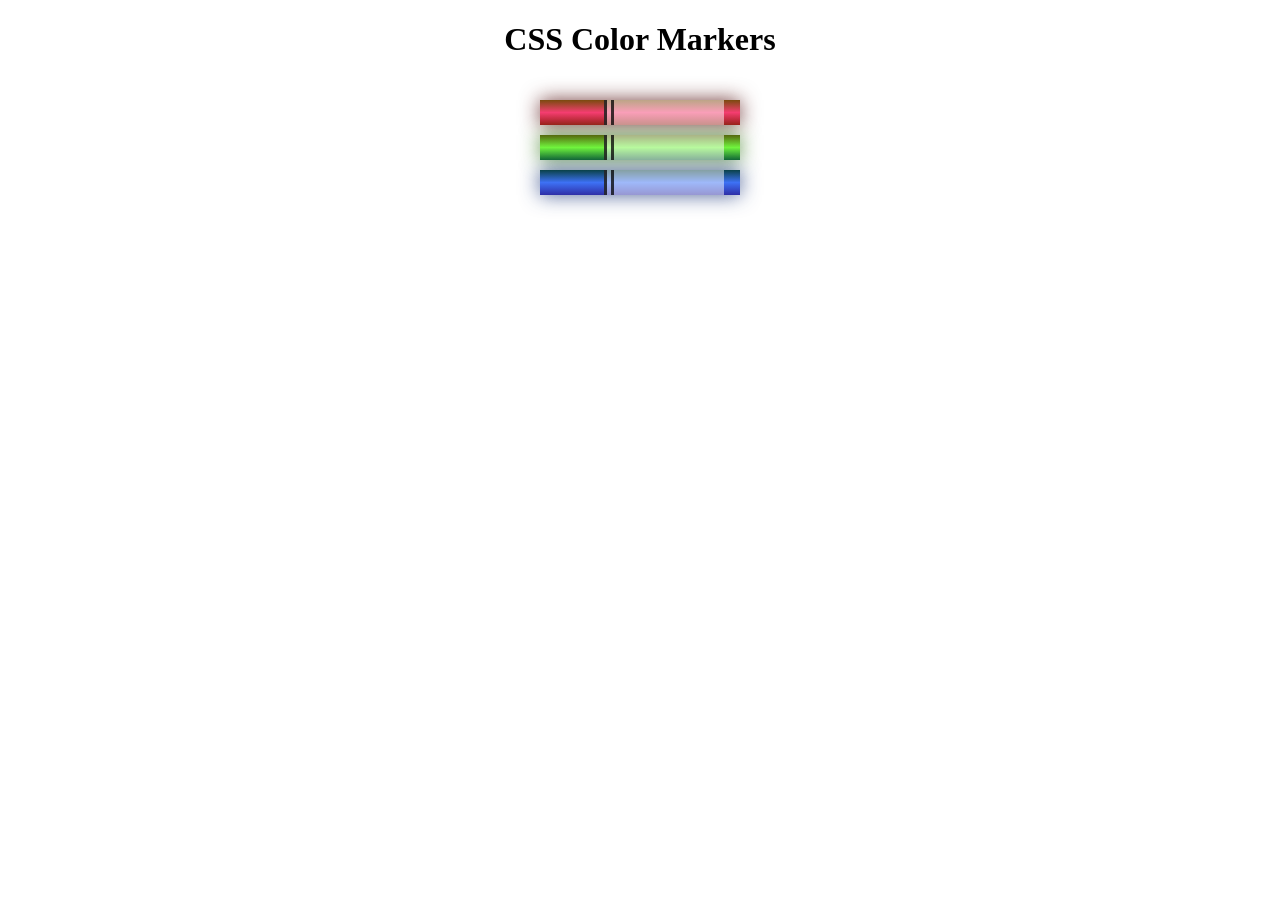
<file: Best_for_gradient_reference/Index.html>
<!DOCTYPE html>
<html lang="en">
  <head>
    <meta charset="utf-8">
    <meta name="viewport" content="width=device-width, initial-scale=1.0">
    <title>Colored Markers</title>
    <link rel="stylesheet" href="style.css">
  </head>
  <body>
    <h1>CSS Color Markers</h1>
    <div class="container">
      <div class="marker red">
        <div class="cap"></div>
        <div class="sleeve"></div>
      </div>
      <div class="marker green">
        <div class="cap"></div>
        <div class="sleeve"></div>
      </div>
      <div class="marker blue">
        <div class="cap"></div>
        <div class="sleeve"></div>
      </div>
    </div>
  </body>
</html>
</file>
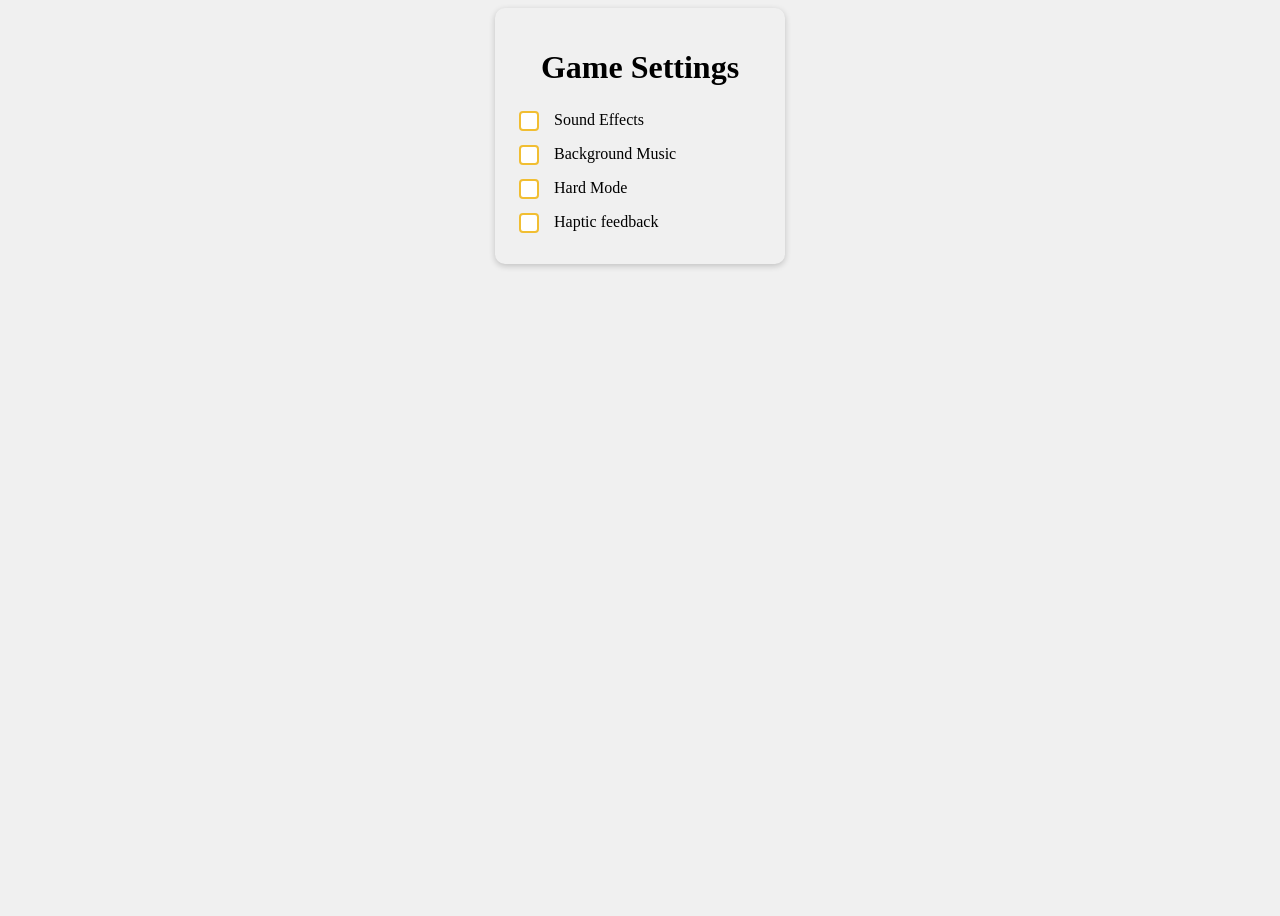
<file: game-setting-bar/index.html>
<!DOCTYPE html>
<html lang="en">
  <head>
    <meta charset="UTF-8" />
    <meta name="viewport" content="width=device-width, initial-scale=1.0" />
    <title>Game Settings Panel</title>
    <link rel="stylesheet" href="styles.css" />
  </head>
  <body>
    <div class="settings-card">
      <h1>Game Settings</h1>
      <label> <input type="checkbox" />Sound Effects</label>
      <label> <input type="checkbox" />Background Music</label>
      <label> <input type="checkbox" />Hard Mode</label>
      <label> <input type="checkbox" />Haptic feedback</label>
    </div>
  </body>
</html>
</file>
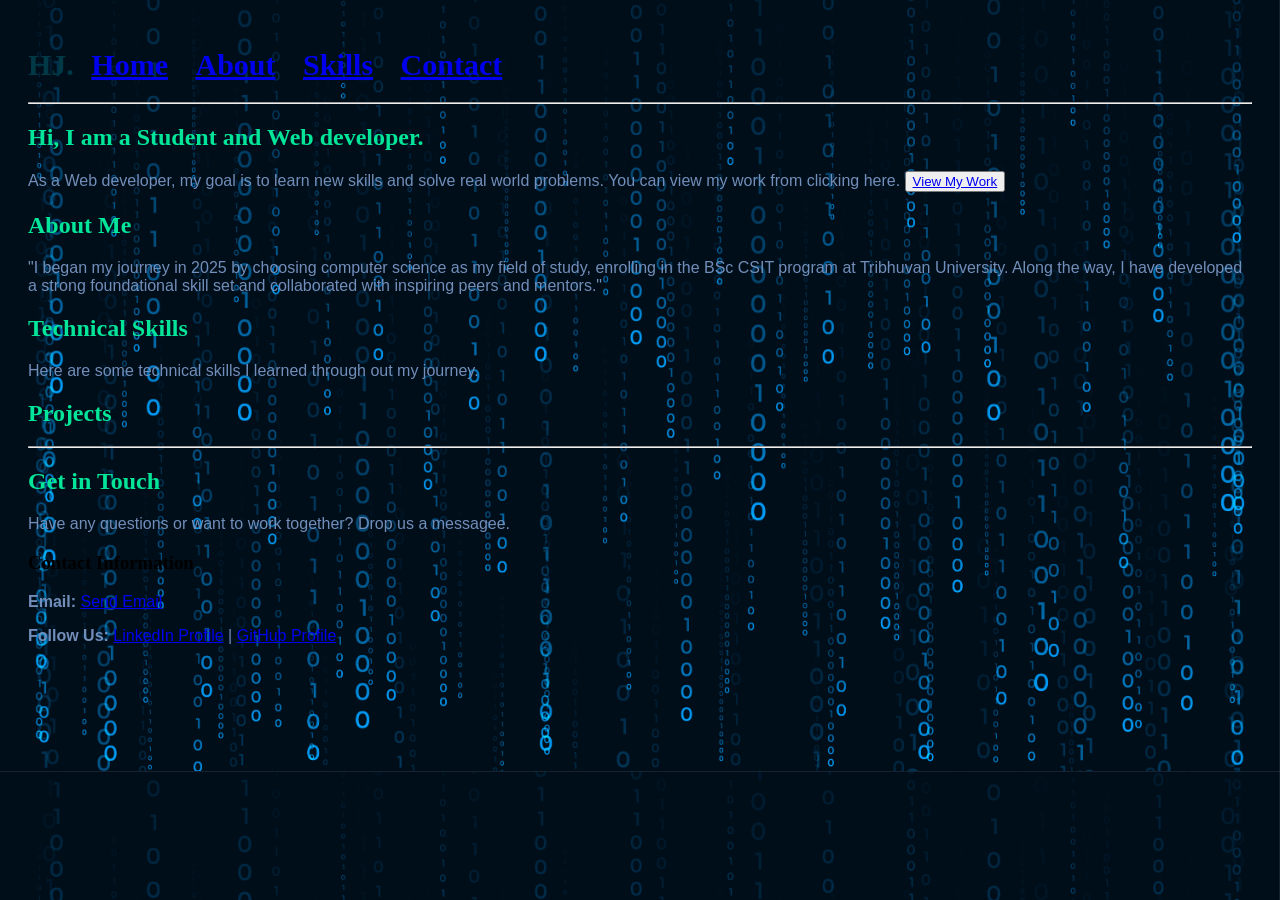
<file: Portfolio/index.html>
<!DOCTYPE html>
<html lang="en">
<head>
    <meta charset="UTF-8">
    <meta name="viewport" content="width=device-width, initial-scale=1.0">
    <title>Portfolio</title>
    <link rel="stylesheet" href="stylesheet.css">
</head>
<body>
    <header>
        <h1>
        <div class="logo">
            <nav >
                <span class="initial">HJ</span><span class="dot">.</span>
                <span class="page-nav"><a href="#home">Home</a></span>
                <span class="page-nav"><a href="#about">About</a></span>
                <span class="page-nav"><a href="#skills">Skills</a></span>
                <span class="page-nav"><a href="#contact">Contact</a></span>
            </nav>
        </div>
        </h1>
    </header>
    <hr>
    <main>
        <article class="home" id="home">
            <h2>Hi, I am a Student and Web developer.</h2>
            <article>
                <p>
                    As a Web developer, my goal is to learn new skills and solve real world problems. 
                    You can view my work from clicking here.
                    <button>
                        <a href="#projects">
                            View My Work
                        </a>
                    </button>
                </p>
            </article>
        </article>
        <article class="about-me" id="about">
            <h2>About Me</h2>
            <article>
                <p>
                    "I began my journey in 2025 by choosing computer science as my field of study,
                     enrolling in the BSc CSIT program at Tribhuvan University. Along the way,
                      I have developed a strong foundational skill set and collaborated with inspiring peers and mentors."
                </p>
            </article>
        </article>
        <section class="technical-skill" id="skills">
            <h2>Technical Skills</h2>
            <p>Here are some technical skills I learned through out my journey.</p>
        </section>
        <section class="projects" id="projects">
            <h2>Projects</h2>
        </section>
    </main>
    <hr>
    <footer class="contact" id="contact">
        <section>
            <div>
                <h2>Get in Touch</h2>
                <p>Have any questions or want to work together? Drop us a messagee.</p>
            </div>
            <div class="contact-links">
                <h3>Contact Information</h3>
                <div>
                    <p>
                        <strong>Email:</strong>
                        <a href="mailto:jhahimansu2007@gmail.com">Send Email</a>
                    </p>
                    <p>
                        <strong>Follow Us:</strong>
                        <a href="https://www.linkedin.com/in/himanshu-jha-503a77376/" target="_blank" rel="noopener noreferrer">LinkedIn Profile</a> | 
                        <a href="https://github.com/HimanshuJhaMAX" target="_blank" rel="noopener noreferrer">GitHub Profile</a>
                    </p>
                </div>
            </div>
        </section>
    </footer>
</body>
</html>
</file>
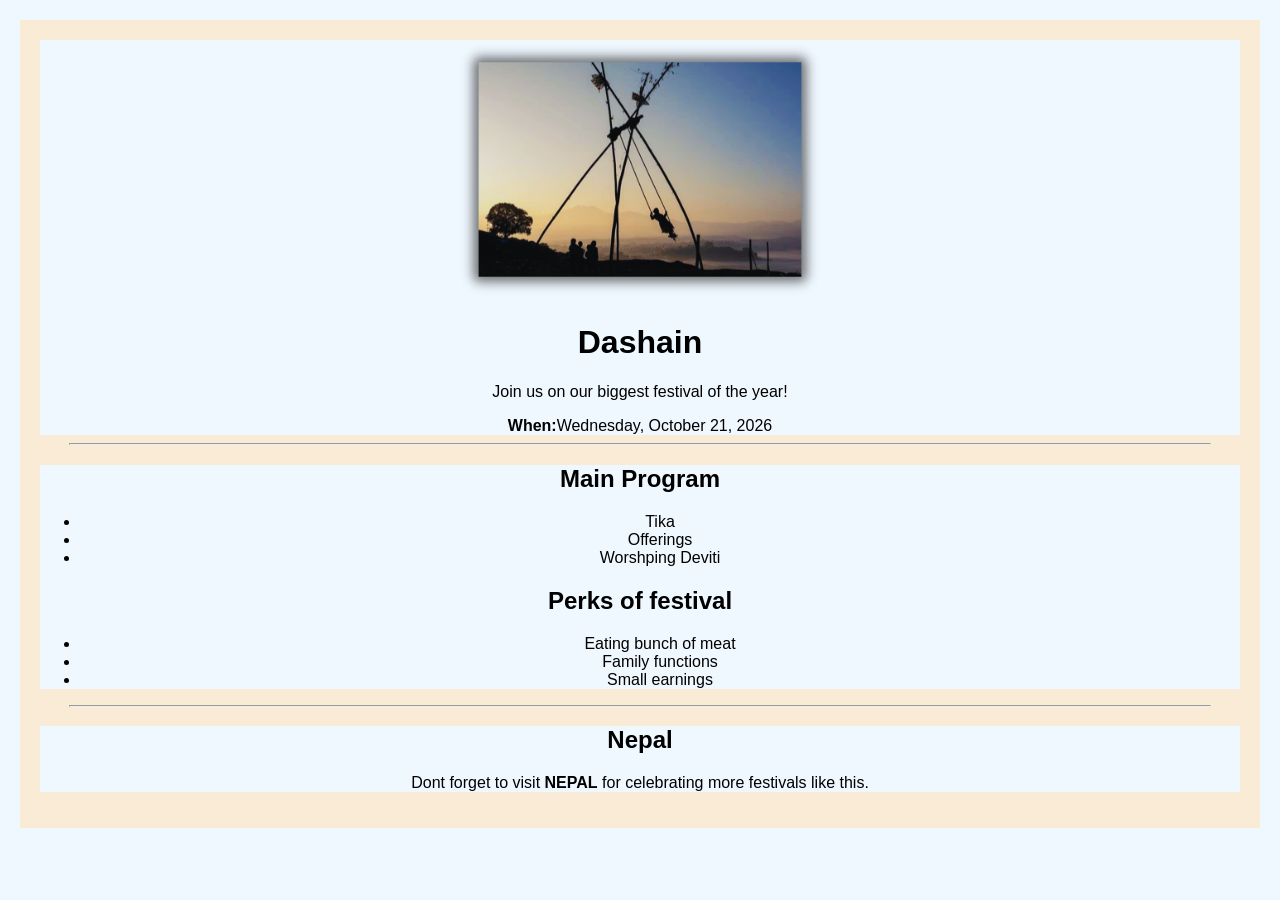
<file: random_website/index.html>
<!DOCTYPE html>
<html lang="en">
<head>
    <meta charset="UTF-8">
    <meta name="viewport" content="width=device-width, initial-scale=1.0">
    <title>Dashain</title>
    <link rel="stylesheet" href="styles.css">
</head>
<body>
    <header>
        <img src="Dashain_picture.png" alt="A boy playing ping">
        <h1>Dashain </h1>
        <p>Join us on our biggest festival of the year!</p>
        <b>When:</b><time datetime="2026-10-21">Wednesday, October 21, 2026</time>
    </header>
    <hr>
    <main>
        <section>
            <h2>
                Main Program
            </h2>
            <ul>
                <li>Tika</li>
                <li>Offerings</li>
                <li>Worshping Deviti</li>
            </ul>
        </section>
        <section>
            <h2>
                Perks of festival
            </h2>
            <ul>
                <li>Eating bunch of meat</li>
                <li>Family functions</li>
                <li>Small earnings</li>
            </ul>
        </section>
    </main>
    <hr>
    <footer>
        <h2>Nepal</h2>
        <p>Dont forget to visit <b>NEPAL</b> for celebrating more festivals like this.</p>
    </footer>
</body>
</html>
</file>
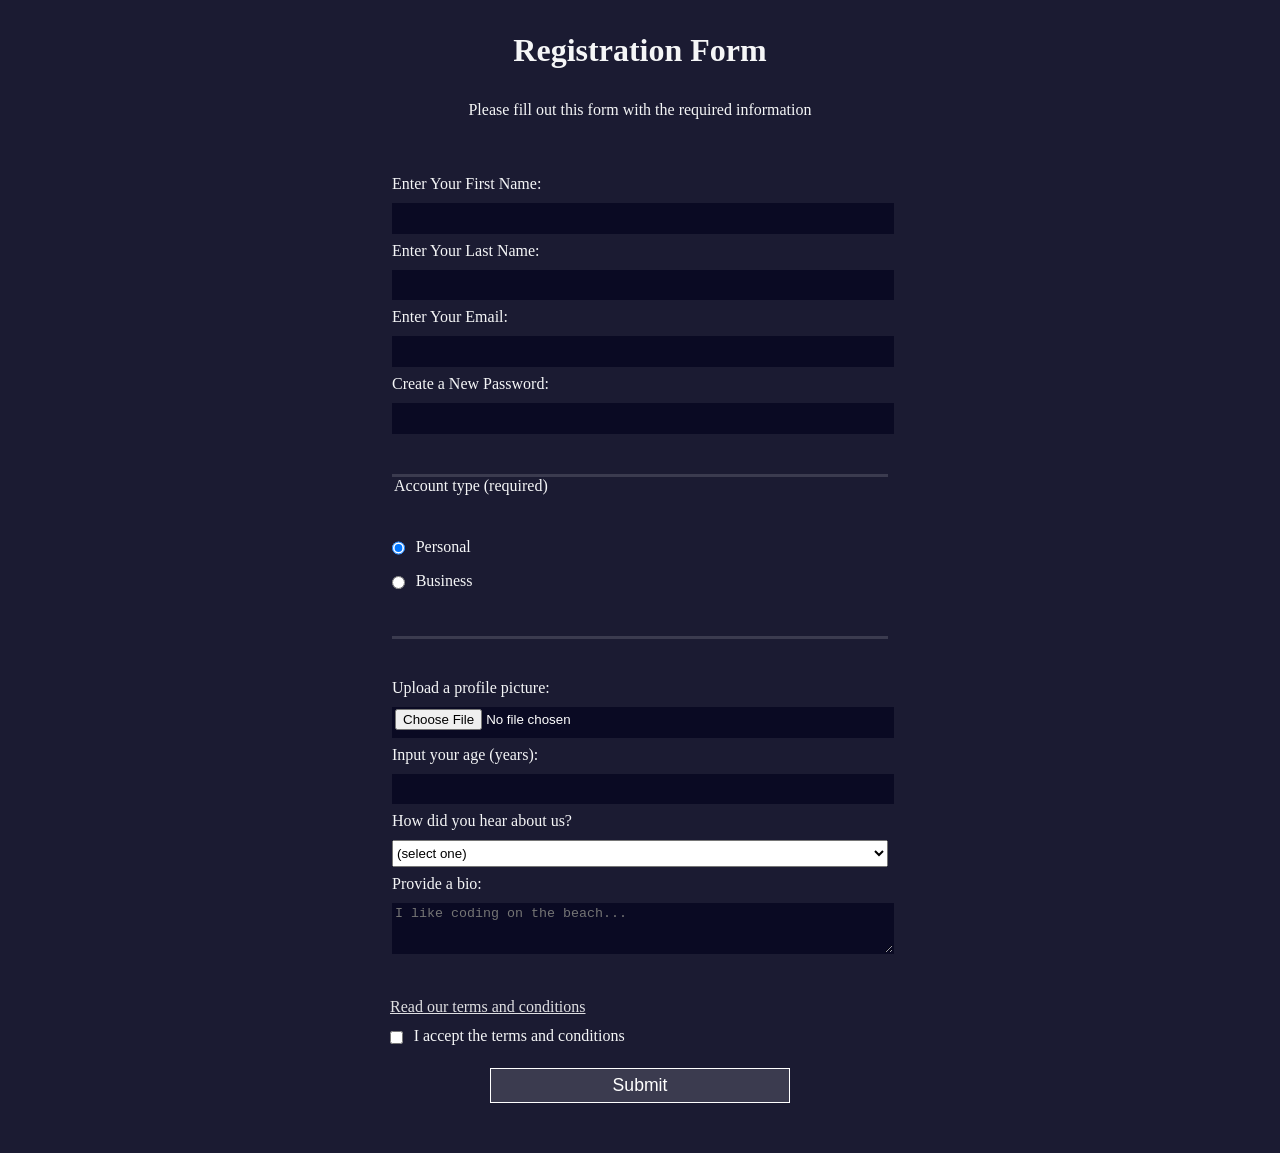
<file: registration_form/index.html>
<!DOCTYPE html>
<html lang="en">
<head>
  <meta charset="UTF-8">
  <title>Registration Form</title>
  <link rel="stylesheet" href="styles.css" />
</head>
<body>
  <h1>Registration Form</h1>
  <p>Please fill out this form with the required information</p>
  <form method="post" action='https://register-demo.freecodecamp.org'>
    <fieldset>
      <label for="first-name">Enter Your First Name: <input id="first-name" name="first-name" type="text" required /></label>
      <label for="last-name">Enter Your Last Name: <input id="last-name" name="last-name" type="text" required /></label>
      <label for="email">Enter Your Email: <input id="email" name="email" type="email" required /></label>
      <label for="new-password">Create a New Password: <input id="new-password" name="new-password" type="password" pattern="[a-z0-5]{8,}" required /></label>
    </fieldset>
    <fieldset>
      <legend>Account type (required)</legend>
      <label for="personal-account"><input id="personal-account" type="radio" name="account-type" value="personal" class="inline" checked /> Personal</label>
      <label for="business-account"><input id="business-account" type="radio" name="account-type" value="business" class="inline" /> Business</label>
    </fieldset>
    <fieldset>
      <label for="profile-picture">Upload a profile picture: <input id="profile-picture" type="file" name="file" /></label>
      <label for="age">Input your age (years): <input id="age" type="number" name="age" min="13" max="120" /></label>
      <label for="referrer">How did you hear about us?
        <select id="referrer" name="referrer">
          <option value="">(select one)</option>
          <option value="1">freeCodeCamp News</option>
          <option value="2">freeCodeCamp YouTube Channel</option>
          <option value="3">freeCodeCamp Forum</option>
          <option value="4">Other</option>
        </select>
      </label>
      <label for="bio">Provide a bio:
        <textarea id="bio" name="bio" rows="3" cols="30" placeholder="I like coding on the beach..."></textarea>
      </label>
    </fieldset>
    <a href="https://www.freecodecamp.org/news/terms-of-service">Read our terms and conditions</a>
    <label for="terms-and-conditions">
      <input class="inline" name="terms" id="terms-and-conditions" type="checkbox" required />
      I accept the terms and conditions
    </label>
    <input type="submit" value="Submit" />
  </form>
</body>
</html>
</file>
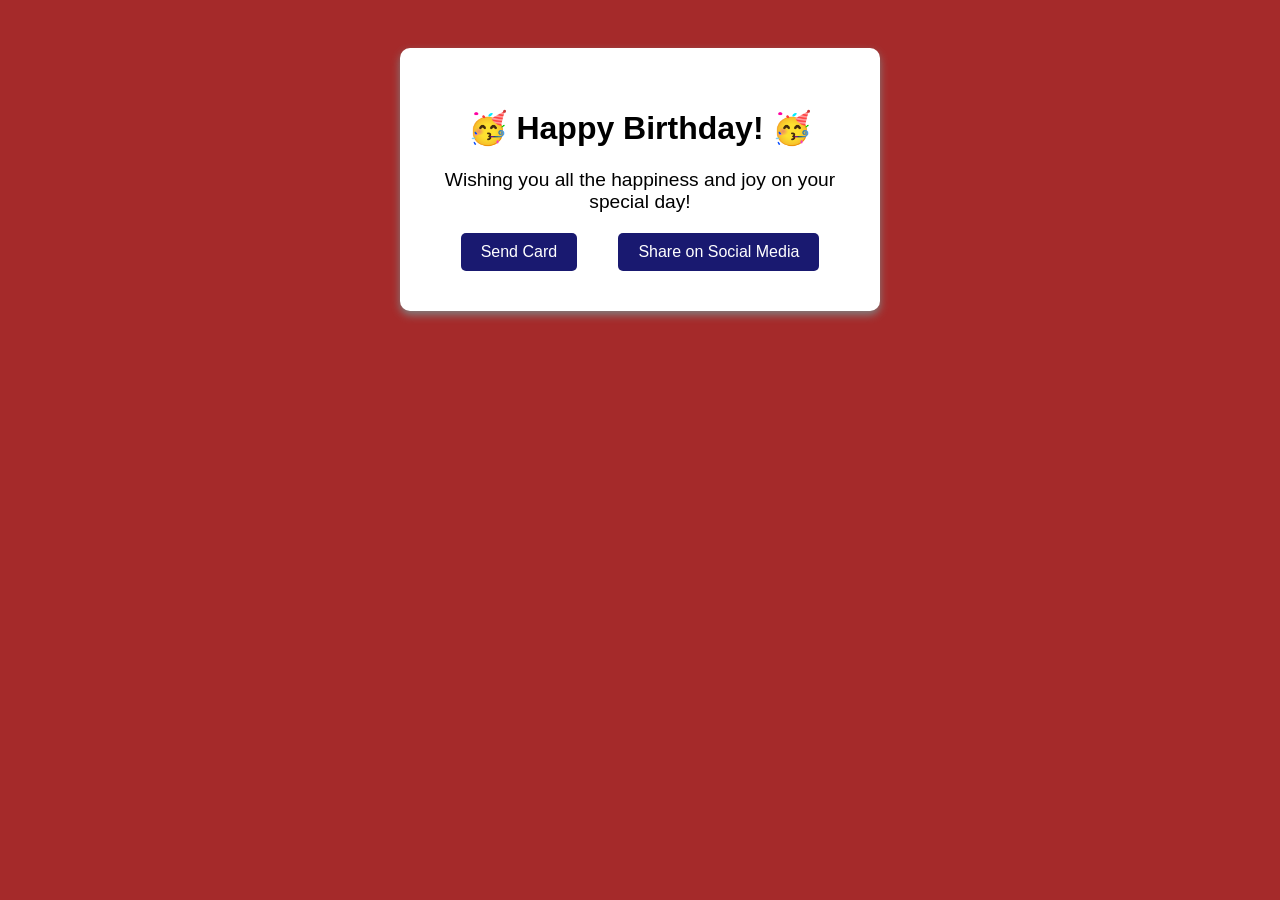
<file: wish-card/index.html>
<!DOCTYPE html>
<html lang="en">
  <head>
    <meta charset="utf-8">
    <meta name="viewport" content="width=device-width, initial-scale=1.0">
    <title>Greeting Card</title>
    <link href="styles.css" rel="stylesheet">
  </head>
  <body>
    <div class="card" id="greeting-card">
      <h1>Happy Birthday!</h1>
      <p class="message">
        Wishing you all the happiness and joy on your special day!
      </p>
      <div class="card-links">
        <a href="#send" class="send-link">Send Card</a>
        <a href="#share" class="share-link">Share on Social Media</a>
      </div>
    </div>
    <section id="send">
      <h2>Sending your card...</h2>
      <p>Card successfully sent to your recipient!</p>
    </section>
    <section id="share">
      <h2>Sharing your card...</h2>
      <p>Your card was shared on social media!</p>
    </section>
  </body>
</html>
</file>
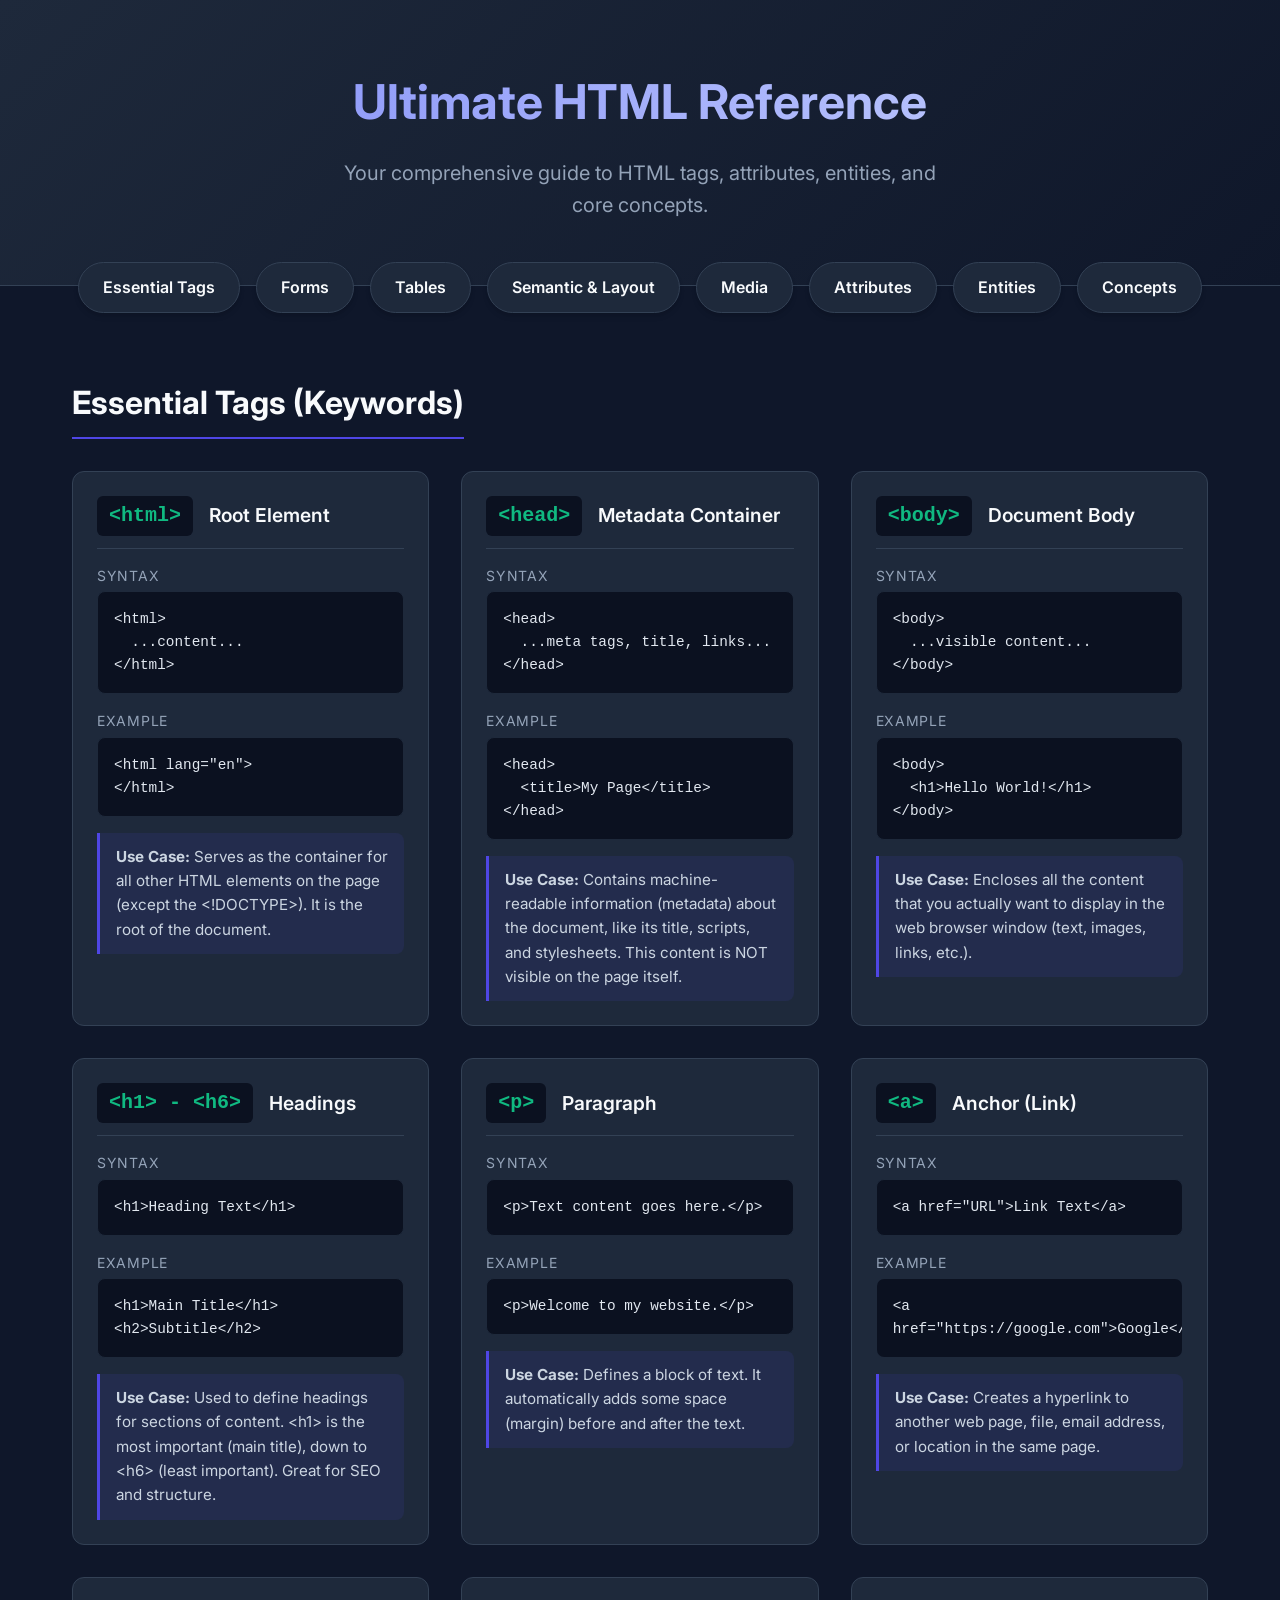
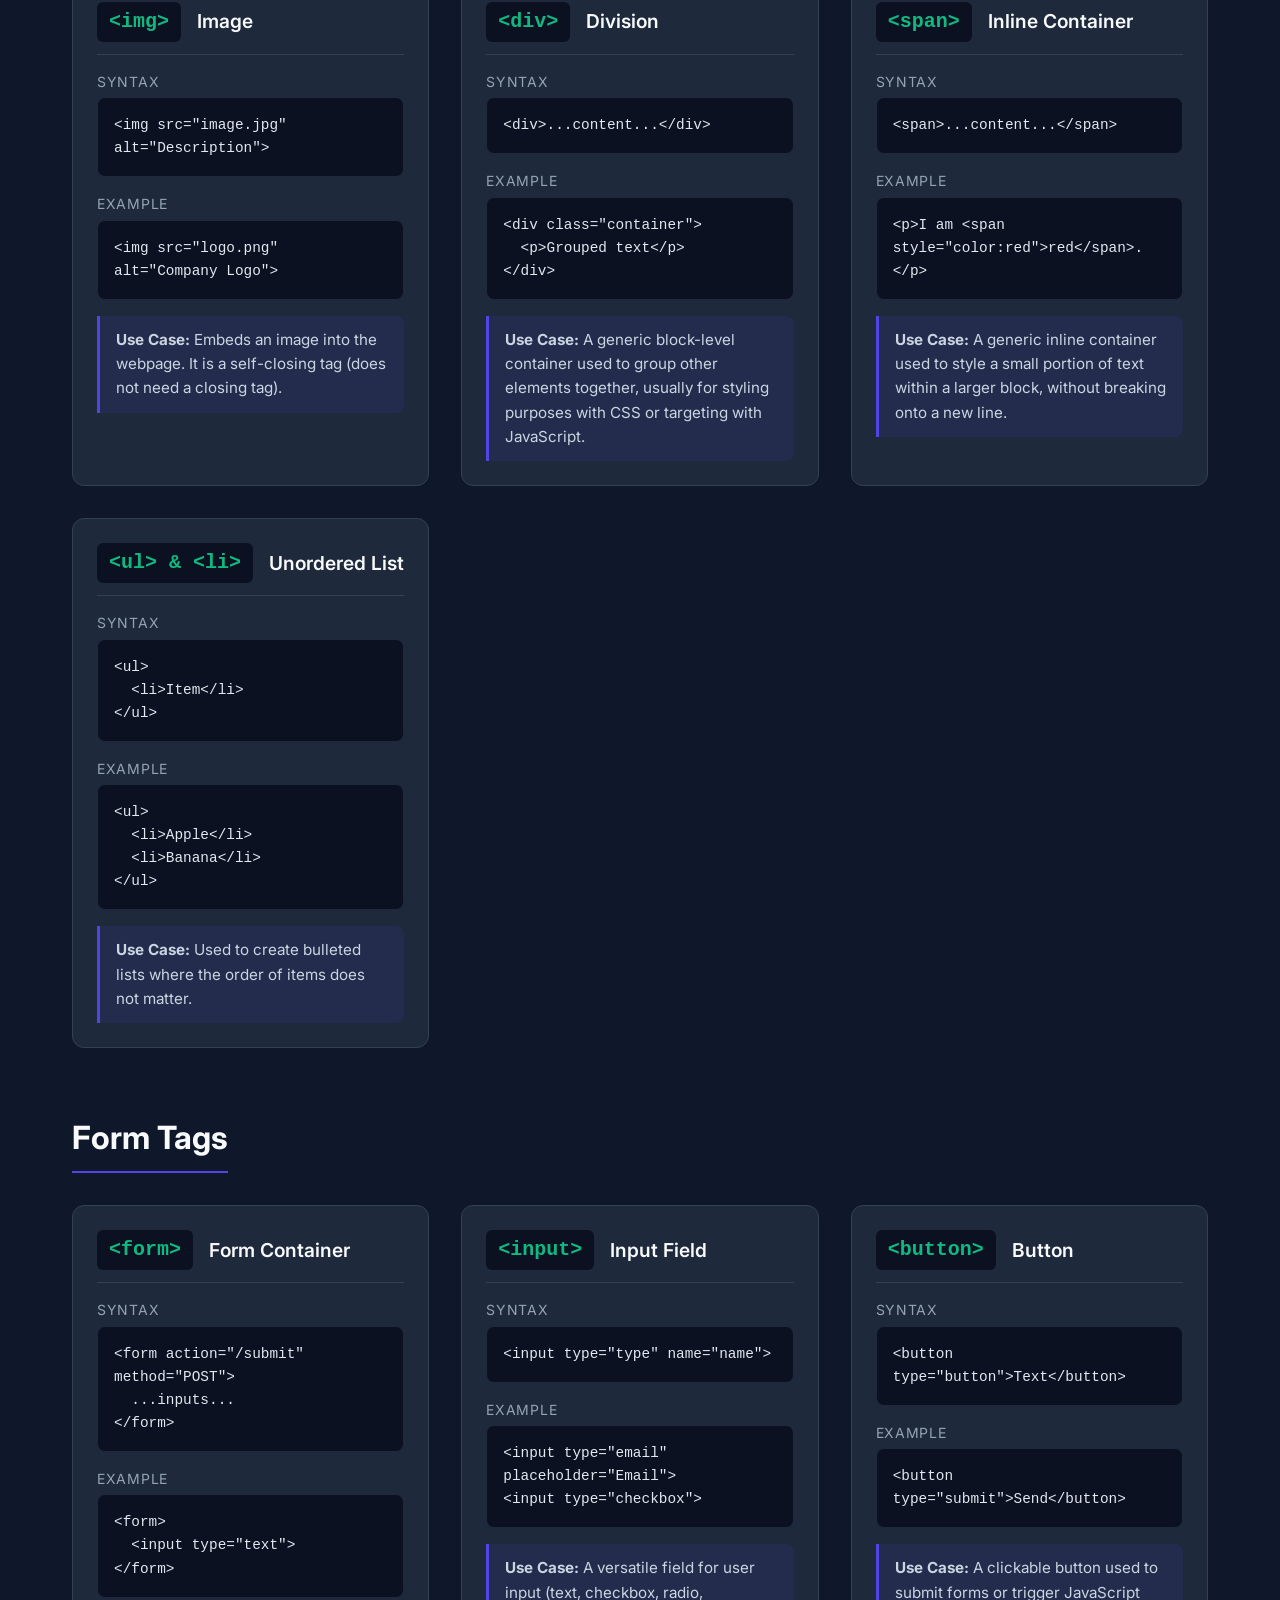
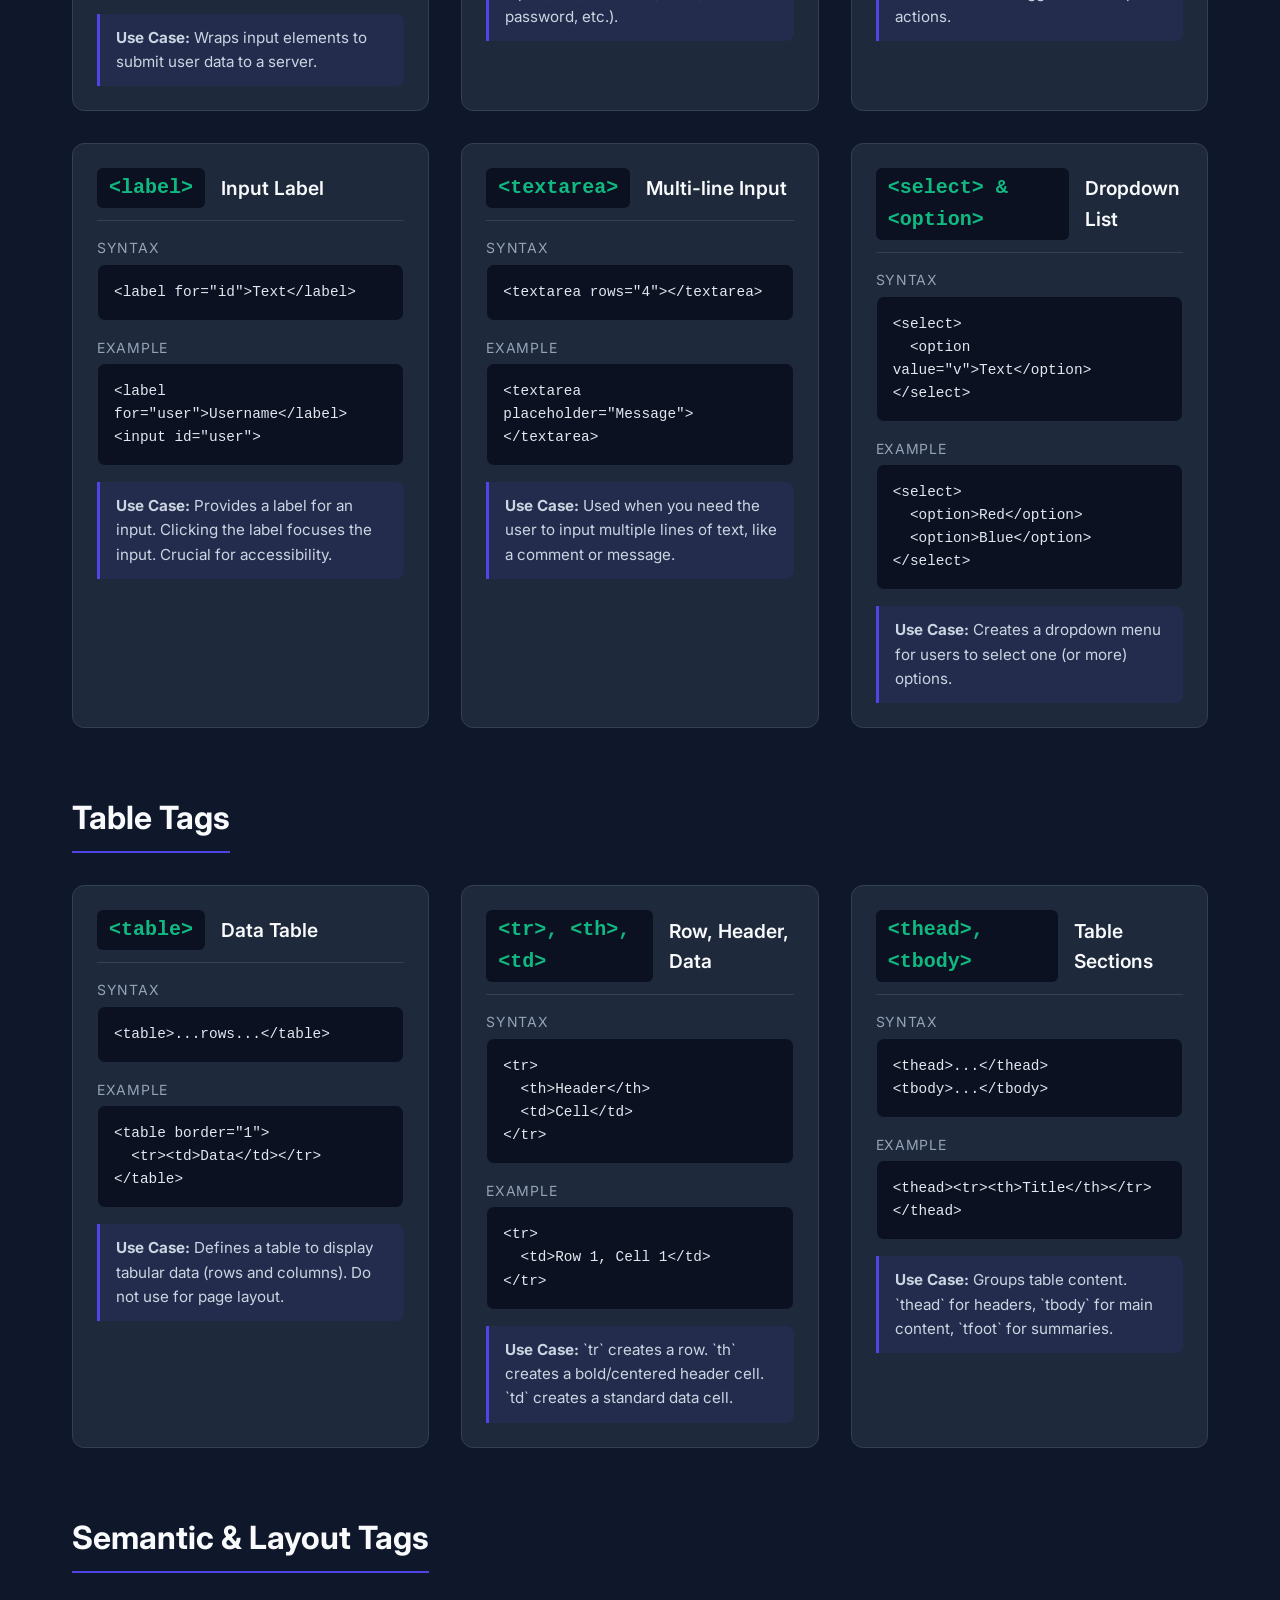
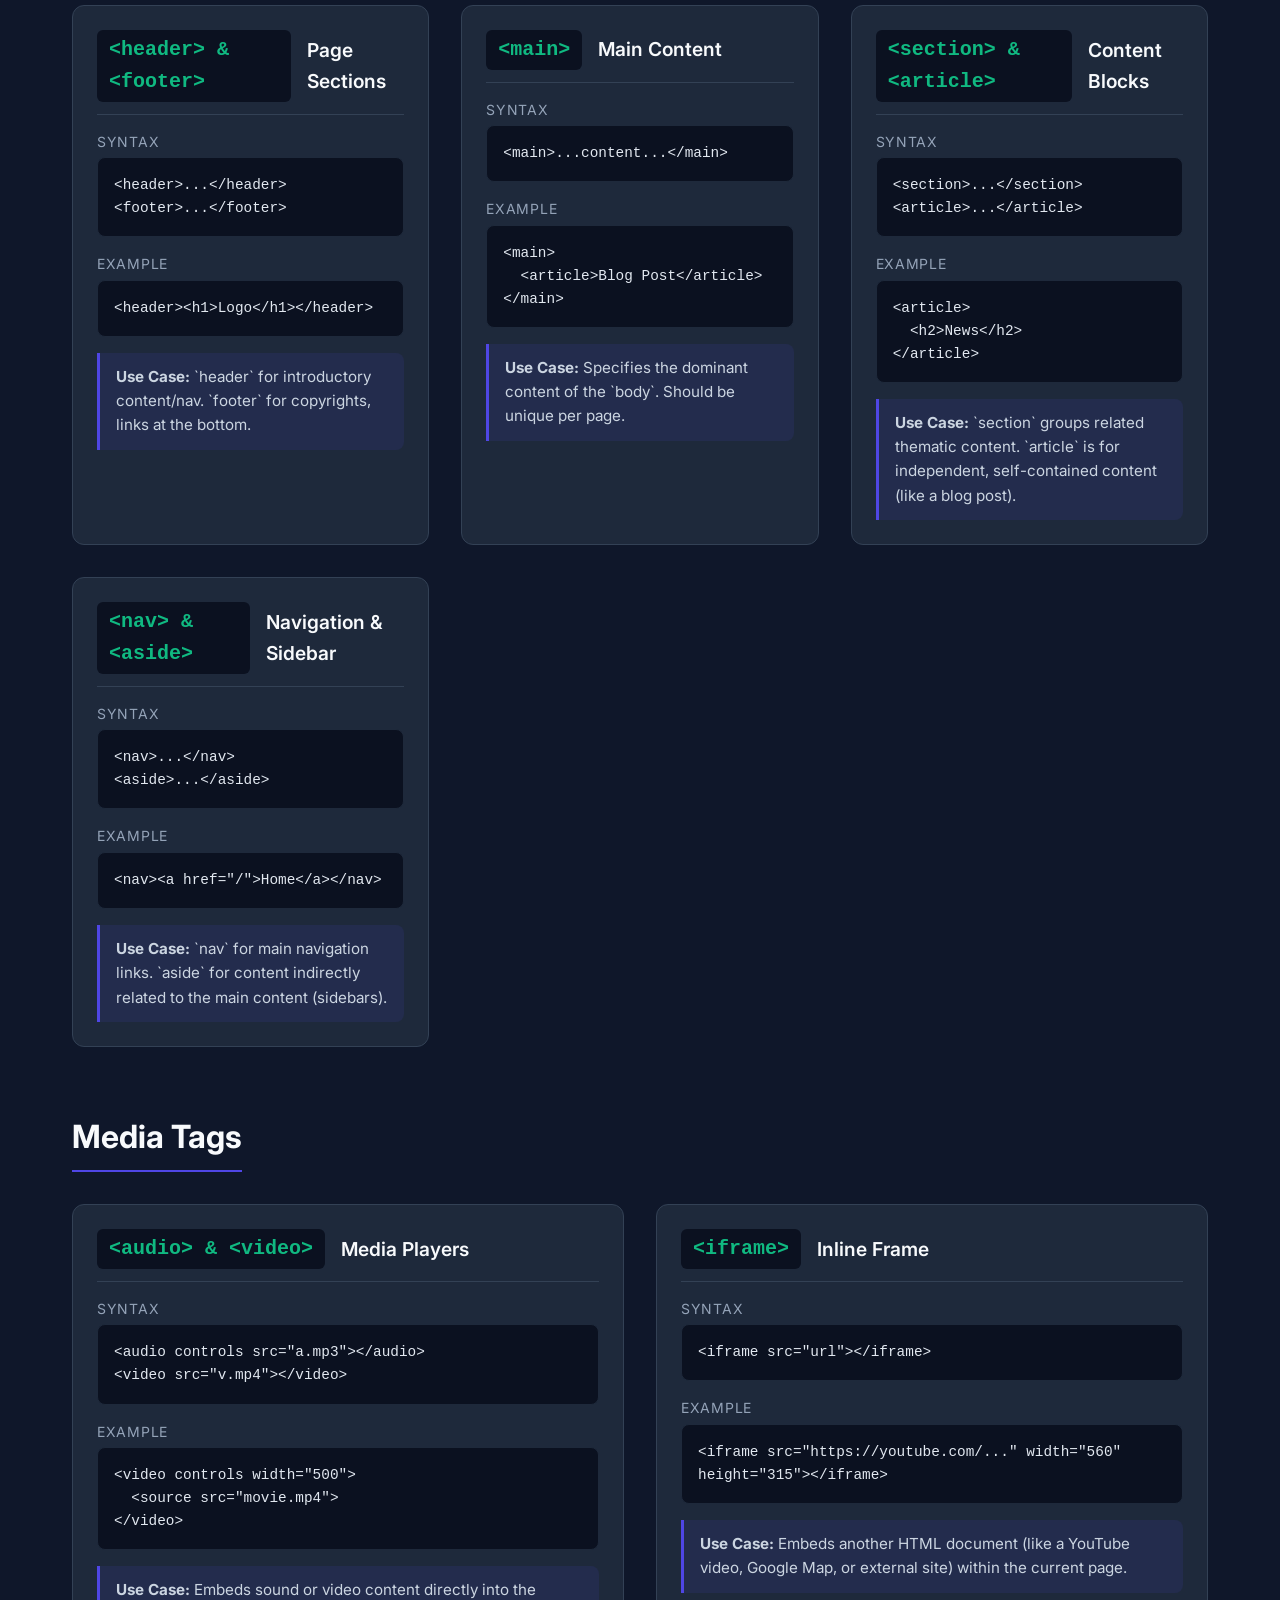
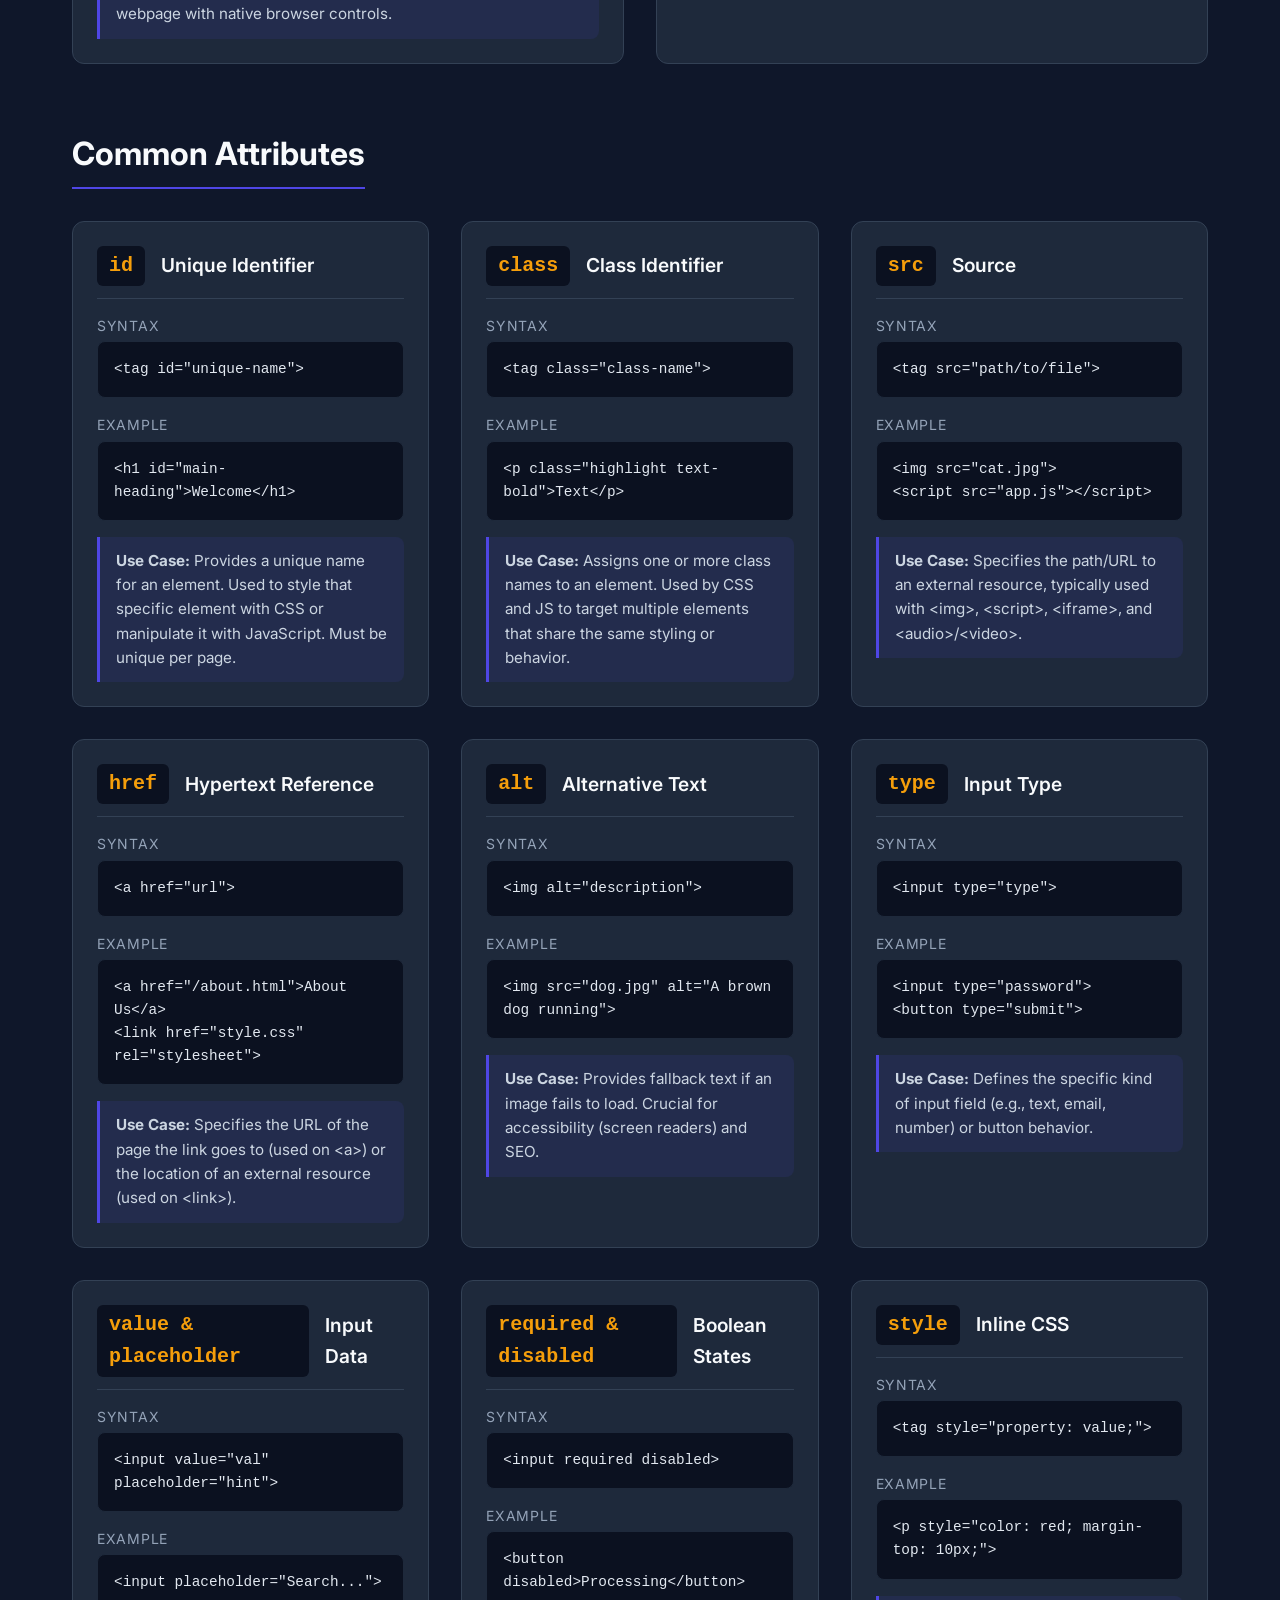
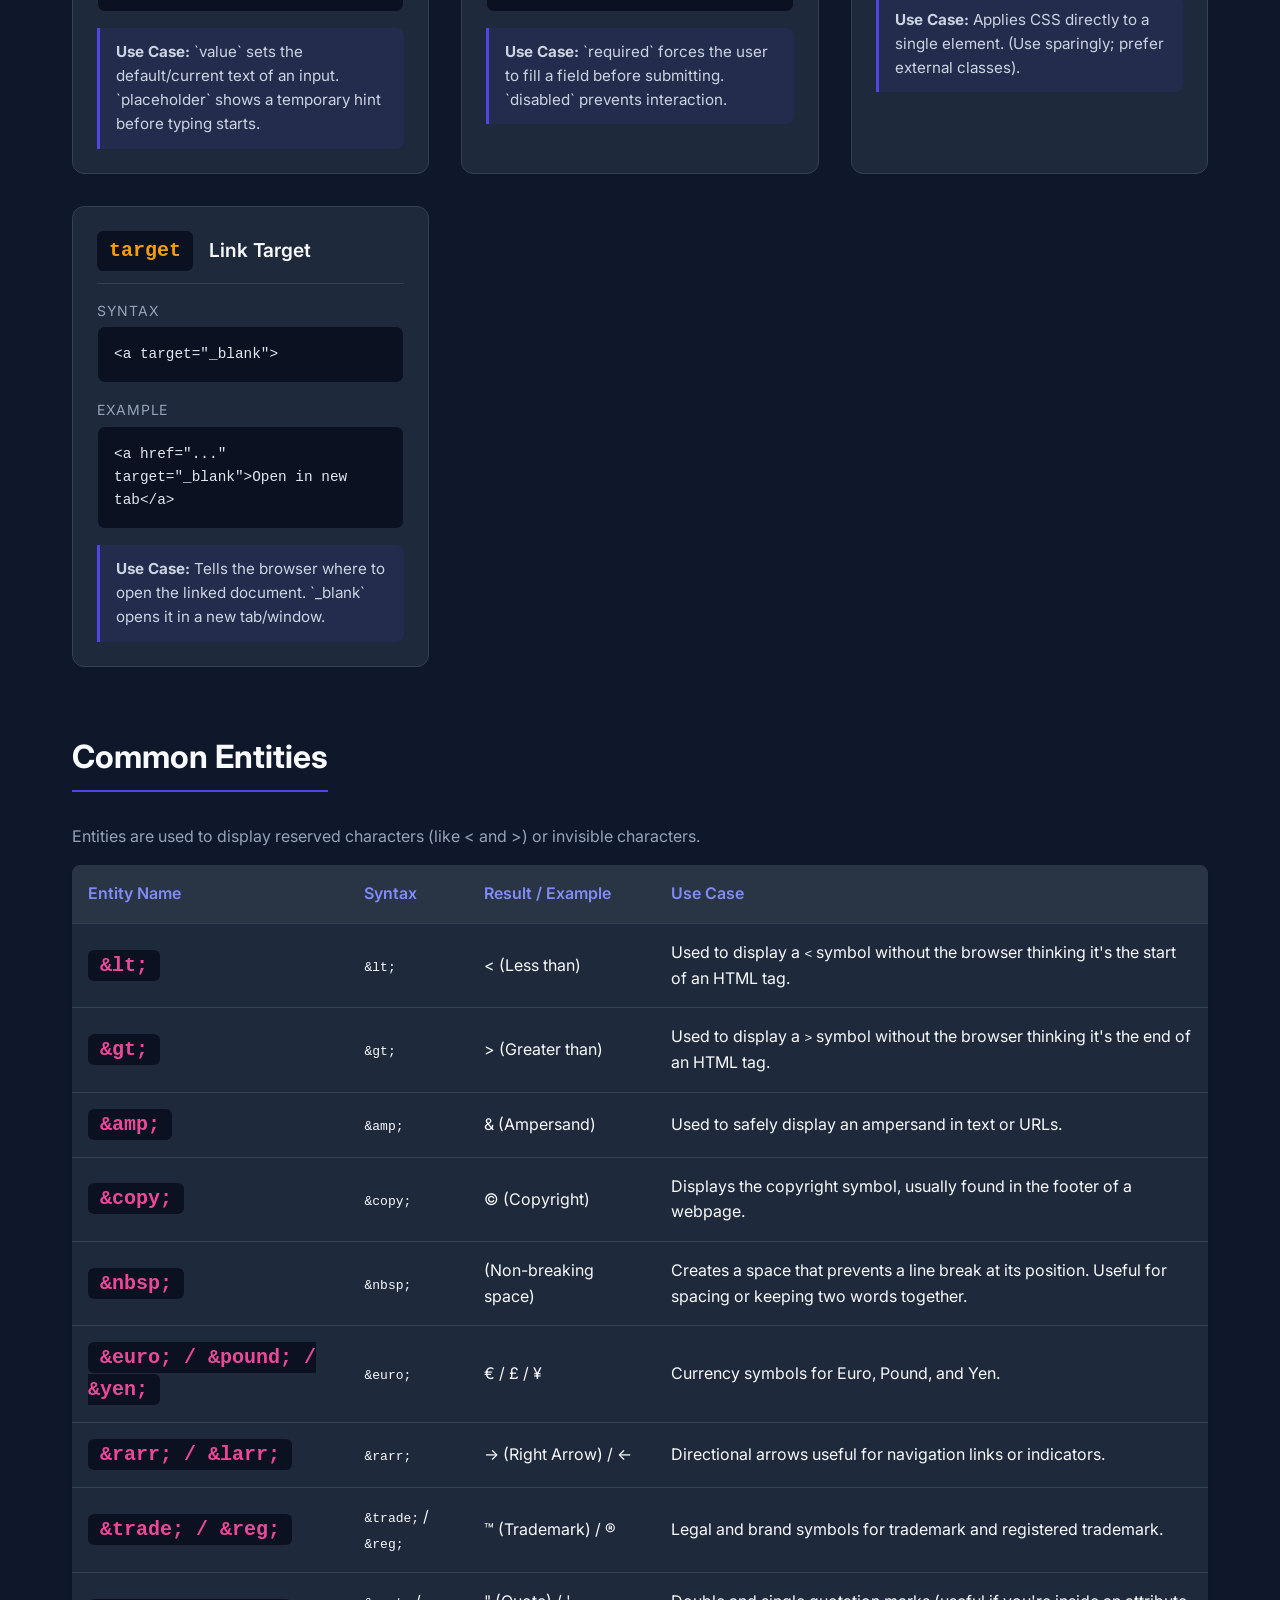
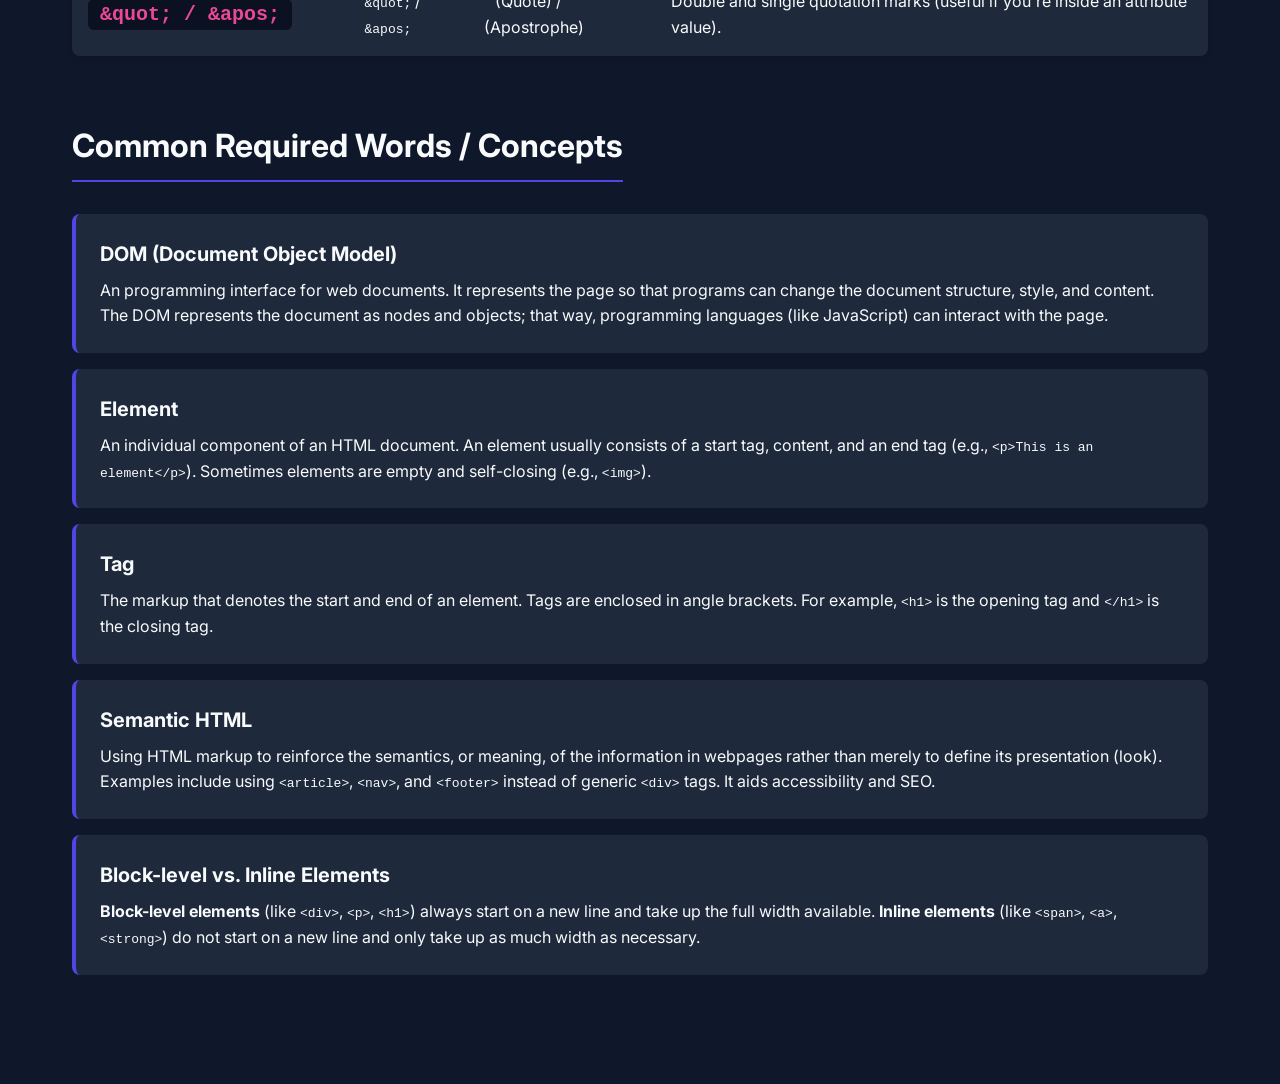
<file: html_reference.html>
<!DOCTYPE html>
<html lang="en">

<head>
    <meta charset="UTF-8">
    <meta name="viewport" content="width=device-width, initial-scale=1.0">
    <title>Ultimate HTML Reference Guide</title>
    <meta name="description"
        content="A comprehensive reference guide for HTML tags, attributes, entities, and terminology.">
    <link href="https://fonts.googleapis.com/css2?family=Inter:wght@300;400;600;700&display=swap" rel="stylesheet">
    <style>
        :root {
            --primary: #4F46E5;
            --primary-light: #818CF8;
            --bg: #0F172A;
            --surface: #1E293B;
            --surface-hover: #334155;
            --text-main: #F8FAFC;
            --text-muted: #94A3B8;
            --code-bg: #0B1120;
            --accent-1: #10B981;
            --accent-2: #F59E0B;
            --accent-3: #EC4899;
        }

        * {
            box-sizing: border-box;
            margin: 0;
            padding: 0;
        }

        body {
            font-family: 'Inter', sans-serif;
            background-color: var(--bg);
            color: var(--text-main);
            line-height: 1.6;
            padding-bottom: 4rem;
        }

        header {
            background: linear-gradient(135deg, var(--surface), var(--bg));
            padding: 4rem 2rem;
            text-align: center;
            border-bottom: 1px solid var(--surface-hover);
        }

        header h1 {
            font-size: 3rem;
            font-weight: 700;
            background: linear-gradient(to right, var(--primary-light), #C7D2FE);
            -webkit-background-clip: text;
            -webkit-text-fill-color: transparent;
            margin-bottom: 1rem;
        }

        header p {
            color: var(--text-muted);
            font-size: 1.25rem;
            max-width: 600px;
            margin: 0 auto;
        }

        .container {
            max-width: 1200px;
            margin: 0 auto;
            padding: 0 2rem;
        }

        nav {
            display: flex;
            justify-content: center;
            gap: 1rem;
            margin-top: -1.5rem;
            position: relative;
            z-index: 10;
        }

        nav a {
            background: var(--surface);
            color: var(--text-main);
            text-decoration: none;
            padding: 0.75rem 1.5rem;
            border-radius: 99px;
            font-weight: 600;
            box-shadow: 0 4px 6px -1px rgba(0, 0, 0, 0.1), 0 2px 4px -1px rgba(0, 0, 0, 0.06);
            border: 1px solid var(--surface-hover);
            transition: all 0.2s ease;
        }

        nav a:hover {
            background: var(--primary);
            border-color: var(--primary);
            transform: translateY(-2px);
        }

        section {
            margin-top: 4rem;
        }

        h2 {
            font-size: 2rem;
            border-bottom: 2px solid var(--primary);
            padding-bottom: 0.5rem;
            margin-bottom: 2rem;
            display: inline-block;
        }

        .grid {
            display: grid;
            grid-template-columns: repeat(auto-fit, minmax(350px, 1fr));
            gap: 2rem;
        }

        .card {
            background: var(--surface);
            border-radius: 12px;
            padding: 1.5rem;
            border: 1px solid var(--surface-hover);
            transition: transform 0.2s, box-shadow 0.2s;
        }

        .card:hover {
            transform: translateY(-4px);
            box-shadow: 0 10px 15px -3px rgba(0, 0, 0, 0.2);
            border-color: var(--primary-light);
        }

        .card-header {
            display: flex;
            align-items: center;
            margin-bottom: 1rem;
            border-bottom: 1px solid var(--surface-hover);
            padding-bottom: 0.75rem;
        }

        .keyword {
            font-family: monospace;
            font-size: 1.25rem;
            font-weight: 700;
            color: var(--accent-1);
            background: var(--code-bg);
            padding: 0.25rem 0.75rem;
            border-radius: 6px;
            margin-right: 1rem;
        }

        .attribute-name {
            color: var(--accent-2);
        }

        .entity-name {
            color: var(--accent-3);
        }

        .tag-name {
            font-size: 1.2rem;
            font-weight: 600;
        }

        .section-label {
            font-size: 0.875rem;
            text-transform: uppercase;
            letter-spacing: 0.05em;
            color: var(--text-muted);
            margin-top: 1rem;
            margin-bottom: 0.25rem;
        }

        .code-block {
            background: var(--code-bg);
            padding: 1rem;
            border-radius: 8px;
            font-family: monospace;
            font-size: 0.9rem;
            overflow-x: auto;
            color: #E2E8F0;
            border: 1px solid #1E293B;
            margin-bottom: 1rem;
        }

        .use-case {
            color: #CBD5E1;
            font-size: 0.95rem;
            background: rgba(79, 70, 229, 0.1);
            border-left: 3px solid var(--primary);
            padding: 0.75rem 1rem;
            border-radius: 0 8px 8px 0;
            margin-top: 1rem;
        }

        table {
            width: 100%;
            border-collapse: collapse;
            margin-top: 1rem;
            background: var(--surface);
            border-radius: 8px;
            overflow: hidden;
            box-shadow: 0 4px 6px -1px rgba(0, 0, 0, 0.1);
        }

        th,
        td {
            padding: 1rem;
            text-align: left;
            border-bottom: 1px solid var(--surface-hover);
        }

        th {
            background: rgba(255, 255, 255, 0.05);
            font-weight: 600;
            color: var(--primary-light);
        }

        tr:last-child td {
            border-bottom: none;
        }

        .term-card {
            background: var(--surface);
            padding: 1.5rem;
            border-radius: 8px;
            margin-bottom: 1rem;
            border-left: 4px solid var(--primary);
        }

        .term-title {
            font-size: 1.25rem;
            font-weight: bold;
            margin-bottom: 0.5rem;
            color: var(--text-main);
        }

        @media (max-width: 768px) {
            .grid {
                grid-template-columns: 1fr;
            }

            nav {
                flex-wrap: wrap;
                padding: 0 1rem;
            }
        }
    </style>
</head>

<body>

    <header>
        <h1>Ultimate HTML Reference</h1>
        <p>Your comprehensive guide to HTML tags, attributes, entities, and core concepts.</p>
    </header>

    <div class="container">
        <nav>
            <a href="#tags">Essential Tags</a>
            <a href="#forms">Forms</a>
            <a href="#tables">Tables</a>
            <a href="#semantic">Semantic &amp; Layout</a>
            <a href="#media">Media</a>
            <a href="#attributes">Attributes</a>
            <a href="#entities">Entities</a>
            <a href="#concepts">Concepts</a>
        </nav>

        <!-- HTML TAGS SECTION -->
        <section id="tags">
            <h2>Essential Tags (Keywords)</h2>
            <div class="grid">

                <!-- Tag Card -->
                <div class="card">
                    <div class="card-header">
                        <span class="keyword">&lt;html&gt;</span>
                        <span class="tag-name">Root Element</span>
                    </div>
                    <div class="section-label">Syntax</div>
                    <div class="code-block">&lt;html&gt;<br>&nbsp;&nbsp;...content...<br>&lt;/html&gt;</div>
                    <div class="section-label">Example</div>
                    <div class="code-block">&lt;html lang="en"&gt;<br>&lt;/html&gt;</div>
                    <div class="use-case">
                        <strong>Use Case:</strong> Serves as the container for all other HTML elements on the page
                        (except the &lt;!DOCTYPE&gt;). It is the root of the document.
                    </div>
                </div>

                <div class="card">
                    <div class="card-header">
                        <span class="keyword">&lt;head&gt;</span>
                        <span class="tag-name">Metadata Container</span>
                    </div>
                    <div class="section-label">Syntax</div>
                    <div class="code-block">&lt;head&gt;<br>&nbsp;&nbsp;...meta tags, title, links...<br>&lt;/head&gt;
                    </div>
                    <div class="section-label">Example</div>
                    <div class="code-block">&lt;head&gt;<br>&nbsp;&nbsp;&lt;title&gt;My
                        Page&lt;/title&gt;<br>&lt;/head&gt;</div>
                    <div class="use-case">
                        <strong>Use Case:</strong> Contains machine-readable information (metadata) about the document,
                        like its title, scripts, and stylesheets. This content is NOT visible on the page itself.
                    </div>
                </div>

                <div class="card">
                    <div class="card-header">
                        <span class="keyword">&lt;body&gt;</span>
                        <span class="tag-name">Document Body</span>
                    </div>
                    <div class="section-label">Syntax</div>
                    <div class="code-block">&lt;body&gt;<br>&nbsp;&nbsp;...visible content...<br>&lt;/body&gt;</div>
                    <div class="section-label">Example</div>
                    <div class="code-block">&lt;body&gt;<br>&nbsp;&nbsp;&lt;h1&gt;Hello
                        World!&lt;/h1&gt;<br>&lt;/body&gt;</div>
                    <div class="use-case">
                        <strong>Use Case:</strong> Encloses all the content that you actually want to display in the web
                        browser window (text, images, links, etc.).
                    </div>
                </div>

                <div class="card">
                    <div class="card-header">
                        <span class="keyword">&lt;h1&gt; - &lt;h6&gt;</span>
                        <span class="tag-name">Headings</span>
                    </div>
                    <div class="section-label">Syntax</div>
                    <div class="code-block">&lt;h1&gt;Heading Text&lt;/h1&gt;</div>
                    <div class="section-label">Example</div>
                    <div class="code-block">&lt;h1&gt;Main Title&lt;/h1&gt;<br>&lt;h2&gt;Subtitle&lt;/h2&gt;</div>
                    <div class="use-case">
                        <strong>Use Case:</strong> Used to define headings for sections of content. &lt;h1&gt; is the
                        most important (main title), down to &lt;h6&gt; (least important). Great for SEO and structure.
                    </div>
                </div>

                <div class="card">
                    <div class="card-header">
                        <span class="keyword">&lt;p&gt;</span>
                        <span class="tag-name">Paragraph</span>
                    </div>
                    <div class="section-label">Syntax</div>
                    <div class="code-block">&lt;p&gt;Text content goes here.&lt;/p&gt;</div>
                    <div class="section-label">Example</div>
                    <div class="code-block">&lt;p&gt;Welcome to my website.&lt;/p&gt;</div>
                    <div class="use-case">
                        <strong>Use Case:</strong> Defines a block of text. It automatically adds some space (margin)
                        before and after the text.
                    </div>
                </div>

                <div class="card">
                    <div class="card-header">
                        <span class="keyword">&lt;a&gt;</span>
                        <span class="tag-name">Anchor (Link)</span>
                    </div>
                    <div class="section-label">Syntax</div>
                    <div class="code-block">&lt;a href="URL"&gt;Link Text&lt;/a&gt;</div>
                    <div class="section-label">Example</div>
                    <div class="code-block">&lt;a href="https://google.com"&gt;Google&lt;/a&gt;</div>
                    <div class="use-case">
                        <strong>Use Case:</strong> Creates a hyperlink to another web page, file, email address, or
                        location in the same page.
                    </div>
                </div>

                <div class="card">
                    <div class="card-header">
                        <span class="keyword">&lt;img&gt;</span>
                        <span class="tag-name">Image</span>
                    </div>
                    <div class="section-label">Syntax</div>
                    <div class="code-block">&lt;img src="image.jpg" alt="Description"&gt;</div>
                    <div class="section-label">Example</div>
                    <div class="code-block">&lt;img src="logo.png" alt="Company Logo"&gt;</div>
                    <div class="use-case">
                        <strong>Use Case:</strong> Embeds an image into the webpage. It is a self-closing tag (does not
                        need a closing tag).
                    </div>
                </div>

                <div class="card">
                    <div class="card-header">
                        <span class="keyword">&lt;div&gt;</span>
                        <span class="tag-name">Division</span>
                    </div>
                    <div class="section-label">Syntax</div>
                    <div class="code-block">&lt;div&gt;...content...&lt;/div&gt;</div>
                    <div class="section-label">Example</div>
                    <div class="code-block">&lt;div class="container"&gt;<br>&nbsp;&nbsp;&lt;p&gt;Grouped
                        text&lt;/p&gt;<br>&lt;/div&gt;</div>
                    <div class="use-case">
                        <strong>Use Case:</strong> A generic block-level container used to group other elements
                        together, usually for styling purposes with CSS or targeting with JavaScript.
                    </div>
                </div>

                <div class="card">
                    <div class="card-header">
                        <span class="keyword">&lt;span&gt;</span>
                        <span class="tag-name">Inline Container</span>
                    </div>
                    <div class="section-label">Syntax</div>
                    <div class="code-block">&lt;span&gt;...content...&lt;/span&gt;</div>
                    <div class="section-label">Example</div>
                    <div class="code-block">&lt;p&gt;I am &lt;span style="color:red"&gt;red&lt;/span&gt;.&lt;/p&gt;
                    </div>
                    <div class="use-case">
                        <strong>Use Case:</strong> A generic inline container used to style a small portion of text
                        within a larger block, without breaking onto a new line.
                    </div>
                </div>

                <div class="card">
                    <div class="card-header">
                        <span class="keyword">&lt;ul&gt; &amp; &lt;li&gt;</span>
                        <span class="tag-name">Unordered List</span>
                    </div>
                    <div class="section-label">Syntax</div>
                    <div class="code-block">&lt;ul&gt;<br>&nbsp;&nbsp;&lt;li&gt;Item&lt;/li&gt;<br>&lt;/ul&gt;</div>
                    <div class="section-label">Example</div>
                    <div class="code-block">
                        &lt;ul&gt;<br>&nbsp;&nbsp;&lt;li&gt;Apple&lt;/li&gt;<br>&nbsp;&nbsp;&lt;li&gt;Banana&lt;/li&gt;<br>&lt;/ul&gt;
                    </div>
                    <div class="use-case">
                        <strong>Use Case:</strong> Used to create bulleted lists where the order of items does not
                        matter.
                    </div>
                </div>
            </div>
        </section>

        <!-- FORMS SECTION -->
        <section id="forms">
            <h2>Form Tags</h2>
            <div class="grid">
                <div class="card">
                    <div class="card-header">
                        <span class="keyword">&lt;form&gt;</span>
                        <span class="tag-name">Form Container</span>
                    </div>
                    <div class="section-label">Syntax</div>
                    <div class="code-block">&lt;form action="/submit"
                        method="POST"&gt;<br>&nbsp;&nbsp;...inputs...<br>&lt;/form&gt;</div>
                    <div class="section-label">Example</div>
                    <div class="code-block">&lt;form&gt;<br>&nbsp;&nbsp;&lt;input type="text"&gt;<br>&lt;/form&gt;</div>
                    <div class="use-case">
                        <strong>Use Case:</strong> Wraps input elements to submit user data to a server.
                    </div>
                </div>
                <div class="card">
                    <div class="card-header">
                        <span class="keyword">&lt;input&gt;</span>
                        <span class="tag-name">Input Field</span>
                    </div>
                    <div class="section-label">Syntax</div>
                    <div class="code-block">&lt;input type="type" name="name"&gt;</div>
                    <div class="section-label">Example</div>
                    <div class="code-block">&lt;input type="email" placeholder="Email"&gt;<br>&lt;input
                        type="checkbox"&gt;</div>
                    <div class="use-case">
                        <strong>Use Case:</strong> A versatile field for user input (text, checkbox, radio, password,
                        etc.).
                    </div>
                </div>
                <div class="card">
                    <div class="card-header">
                        <span class="keyword">&lt;button&gt;</span>
                        <span class="tag-name">Button</span>
                    </div>
                    <div class="section-label">Syntax</div>
                    <div class="code-block">&lt;button type="button"&gt;Text&lt;/button&gt;</div>
                    <div class="section-label">Example</div>
                    <div class="code-block">&lt;button type="submit"&gt;Send&lt;/button&gt;</div>
                    <div class="use-case">
                        <strong>Use Case:</strong> A clickable button used to submit forms or trigger JavaScript
                        actions.
                    </div>
                </div>
                <div class="card">
                    <div class="card-header">
                        <span class="keyword">&lt;label&gt;</span>
                        <span class="tag-name">Input Label</span>
                    </div>
                    <div class="section-label">Syntax</div>
                    <div class="code-block">&lt;label for="id"&gt;Text&lt;/label&gt;</div>
                    <div class="section-label">Example</div>
                    <div class="code-block">&lt;label for="user"&gt;Username&lt;/label&gt;<br>&lt;input id="user"&gt;
                    </div>
                    <div class="use-case">
                        <strong>Use Case:</strong> Provides a label for an input. Clicking the label focuses the input.
                        Crucial for accessibility.
                    </div>
                </div>
                <div class="card">
                    <div class="card-header">
                        <span class="keyword">&lt;textarea&gt;</span>
                        <span class="tag-name">Multi-line Input</span>
                    </div>
                    <div class="section-label">Syntax</div>
                    <div class="code-block">&lt;textarea rows="4"&gt;&lt;/textarea&gt;</div>
                    <div class="section-label">Example</div>
                    <div class="code-block">&lt;textarea placeholder="Message"&gt;&lt;/textarea&gt;</div>
                    <div class="use-case">
                        <strong>Use Case:</strong> Used when you need the user to input multiple lines of text, like a
                        comment or message.
                    </div>
                </div>
                <div class="card">
                    <div class="card-header">
                        <span class="keyword">&lt;select&gt; &amp; &lt;option&gt;</span>
                        <span class="tag-name">Dropdown List</span>
                    </div>
                    <div class="section-label">Syntax</div>
                    <div class="code-block">&lt;select&gt;<br>&nbsp;&nbsp;&lt;option
                        value="v"&gt;Text&lt;/option&gt;<br>&lt;/select&gt;</div>
                    <div class="section-label">Example</div>
                    <div class="code-block">
                        &lt;select&gt;<br>&nbsp;&nbsp;&lt;option&gt;Red&lt;/option&gt;<br>&nbsp;&nbsp;&lt;option&gt;Blue&lt;/option&gt;<br>&lt;/select&gt;
                    </div>
                    <div class="use-case">
                        <strong>Use Case:</strong> Creates a dropdown menu for users to select one (or more) options.
                    </div>
                </div>
            </div>
        </section>

        <!-- TABLES SECTION -->
        <section id="tables">
            <h2>Table Tags</h2>
            <div class="grid">
                <div class="card">
                    <div class="card-header">
                        <span class="keyword">&lt;table&gt;</span>
                        <span class="tag-name">Data Table</span>
                    </div>
                    <div class="section-label">Syntax</div>
                    <div class="code-block">&lt;table&gt;...rows...&lt;/table&gt;</div>
                    <div class="section-label">Example</div>
                    <div class="code-block">&lt;table
                        border="1"&gt;<br>&nbsp;&nbsp;&lt;tr&gt;&lt;td&gt;Data&lt;/td&gt;&lt;/tr&gt;<br>&lt;/table&gt;
                    </div>
                    <div class="use-case">
                        <strong>Use Case:</strong> Defines a table to display tabular data (rows and columns). Do not
                        use for page layout.
                    </div>
                </div>
                <div class="card">
                    <div class="card-header">
                        <span class="keyword">&lt;tr&gt;, &lt;th&gt;, &lt;td&gt;</span>
                        <span class="tag-name">Row, Header, Data</span>
                    </div>
                    <div class="section-label">Syntax</div>
                    <div class="code-block">
                        &lt;tr&gt;<br>&nbsp;&nbsp;&lt;th&gt;Header&lt;/th&gt;<br>&nbsp;&nbsp;&lt;td&gt;Cell&lt;/td&gt;<br>&lt;/tr&gt;
                    </div>
                    <div class="section-label">Example</div>
                    <div class="code-block">&lt;tr&gt;<br>&nbsp;&nbsp;&lt;td&gt;Row 1, Cell 1&lt;/td&gt;<br>&lt;/tr&gt;
                    </div>
                    <div class="use-case">
                        <strong>Use Case:</strong> `tr` creates a row. `th` creates a bold/centered header cell. `td`
                        creates a standard data cell.
                    </div>
                </div>
                <div class="card">
                    <div class="card-header">
                        <span class="keyword">&lt;thead&gt;, &lt;tbody&gt;</span>
                        <span class="tag-name">Table Sections</span>
                    </div>
                    <div class="section-label">Syntax</div>
                    <div class="code-block">&lt;thead&gt;...&lt;/thead&gt;<br>&lt;tbody&gt;...&lt;/tbody&gt;</div>
                    <div class="section-label">Example</div>
                    <div class="code-block">&lt;thead&gt;&lt;tr&gt;&lt;th&gt;Title&lt;/th&gt;&lt;/tr&gt;&lt;/thead&gt;
                    </div>
                    <div class="use-case">
                        <strong>Use Case:</strong> Groups table content. `thead` for headers, `tbody` for main content,
                        `tfoot` for summaries.
                    </div>
                </div>
            </div>
        </section>

        <!-- SEMANTIC & LAYOUT SECTION -->
        <section id="semantic">
            <h2>Semantic &amp; Layout Tags</h2>
            <div class="grid">
                <div class="card">
                    <div class="card-header">
                        <span class="keyword">&lt;header&gt; &amp; &lt;footer&gt;</span>
                        <span class="tag-name">Page Sections</span>
                    </div>
                    <div class="section-label">Syntax</div>
                    <div class="code-block">&lt;header&gt;...&lt;/header&gt;<br>&lt;footer&gt;...&lt;/footer&gt;</div>
                    <div class="section-label">Example</div>
                    <div class="code-block">&lt;header&gt;&lt;h1&gt;Logo&lt;/h1&gt;&lt;/header&gt;</div>
                    <div class="use-case">
                        <strong>Use Case:</strong> `header` for introductory content/nav. `footer` for copyrights, links
                        at the bottom.
                    </div>
                </div>
                <div class="card">
                    <div class="card-header">
                        <span class="keyword">&lt;main&gt;</span>
                        <span class="tag-name">Main Content</span>
                    </div>
                    <div class="section-label">Syntax</div>
                    <div class="code-block">&lt;main&gt;...content...&lt;/main&gt;</div>
                    <div class="section-label">Example</div>
                    <div class="code-block">&lt;main&gt;<br>&nbsp;&nbsp;&lt;article&gt;Blog
                        Post&lt;/article&gt;<br>&lt;/main&gt;</div>
                    <div class="use-case">
                        <strong>Use Case:</strong> Specifies the dominant content of the `body`. Should be unique per
                        page.
                    </div>
                </div>
                <div class="card">
                    <div class="card-header">
                        <span class="keyword">&lt;section&gt; &amp; &lt;article&gt;</span>
                        <span class="tag-name">Content Blocks</span>
                    </div>
                    <div class="section-label">Syntax</div>
                    <div class="code-block">&lt;section&gt;...&lt;/section&gt;<br>&lt;article&gt;...&lt;/article&gt;
                    </div>
                    <div class="section-label">Example</div>
                    <div class="code-block">&lt;article&gt;<br>&nbsp;&nbsp;&lt;h2&gt;News&lt;/h2&gt;<br>&lt;/article&gt;
                    </div>
                    <div class="use-case">
                        <strong>Use Case:</strong> `section` groups related thematic content. `article` is for
                        independent, self-contained content (like a blog post).
                    </div>
                </div>
                <div class="card">
                    <div class="card-header">
                        <span class="keyword">&lt;nav&gt; &amp; &lt;aside&gt;</span>
                        <span class="tag-name">Navigation &amp; Sidebar</span>
                    </div>
                    <div class="section-label">Syntax</div>
                    <div class="code-block">&lt;nav&gt;...&lt;/nav&gt;<br>&lt;aside&gt;...&lt;/aside&gt;</div>
                    <div class="section-label">Example</div>
                    <div class="code-block">&lt;nav&gt;&lt;a href="/"&gt;Home&lt;/a&gt;&lt;/nav&gt;</div>
                    <div class="use-case">
                        <strong>Use Case:</strong> `nav` for main navigation links. `aside` for content indirectly
                        related to the main content (sidebars).
                    </div>
                </div>
            </div>
        </section>

        <!-- MEDIA SECTION -->
        <section id="media">
            <h2>Media Tags</h2>
            <div class="grid">
                <div class="card">
                    <div class="card-header">
                        <span class="keyword">&lt;audio&gt; &amp; &lt;video&gt;</span>
                        <span class="tag-name">Media Players</span>
                    </div>
                    <div class="section-label">Syntax</div>
                    <div class="code-block">&lt;audio controls src="a.mp3"&gt;&lt;/audio&gt;<br>&lt;video
                        src="v.mp4"&gt;&lt;/video&gt;</div>
                    <div class="section-label">Example</div>
                    <div class="code-block">&lt;video controls width="500"&gt;<br>&nbsp;&nbsp;&lt;source
                        src="movie.mp4"&gt;<br>&lt;/video&gt;</div>
                    <div class="use-case">
                        <strong>Use Case:</strong> Embeds sound or video content directly into the webpage with native
                        browser controls.
                    </div>
                </div>
                <div class="card">
                    <div class="card-header">
                        <span class="keyword">&lt;iframe&gt;</span>
                        <span class="tag-name">Inline Frame</span>
                    </div>
                    <div class="section-label">Syntax</div>
                    <div class="code-block">&lt;iframe src="url"&gt;&lt;/iframe&gt;</div>
                    <div class="section-label">Example</div>
                    <div class="code-block">&lt;iframe src="https://youtube.com/..." width="560"
                        height="315"&gt;&lt;/iframe&gt;</div>
                    <div class="use-case">
                        <strong>Use Case:</strong> Embeds another HTML document (like a YouTube video, Google Map, or
                        external site) within the current page.
                    </div>
                </div>
            </div>
        </section>

        <!-- ATTRIBUTES SECTION -->
        <section id="attributes">
            <h2>Common Attributes</h2>
            <div class="grid">

                <div class="card">
                    <div class="card-header">
                        <span class="keyword attribute-name">id</span>
                        <span class="tag-name">Unique Identifier</span>
                    </div>
                    <div class="section-label">Syntax</div>
                    <div class="code-block">&lt;tag id="unique-name"&gt;</div>
                    <div class="section-label">Example</div>
                    <div class="code-block">&lt;h1 id="main-heading"&gt;Welcome&lt;/h1&gt;</div>
                    <div class="use-case">
                        <strong>Use Case:</strong> Provides a unique name for an element. Used to style that specific
                        element with CSS or manipulate it with JavaScript. Must be unique per page.
                    </div>
                </div>

                <div class="card">
                    <div class="card-header">
                        <span class="keyword attribute-name">class</span>
                        <span class="tag-name">Class Identifier</span>
                    </div>
                    <div class="section-label">Syntax</div>
                    <div class="code-block">&lt;tag class="class-name"&gt;</div>
                    <div class="section-label">Example</div>
                    <div class="code-block">&lt;p class="highlight text-bold"&gt;Text&lt;/p&gt;</div>
                    <div class="use-case">
                        <strong>Use Case:</strong> Assigns one or more class names to an element. Used by CSS and JS to
                        target multiple elements that share the same styling or behavior.
                    </div>
                </div>

                <div class="card">
                    <div class="card-header">
                        <span class="keyword attribute-name">src</span>
                        <span class="tag-name">Source</span>
                    </div>
                    <div class="section-label">Syntax</div>
                    <div class="code-block">&lt;tag src="path/to/file"&gt;</div>
                    <div class="section-label">Example</div>
                    <div class="code-block">&lt;img src="cat.jpg"&gt;<br>&lt;script src="app.js"&gt;&lt;/script&gt;
                    </div>
                    <div class="use-case">
                        <strong>Use Case:</strong> Specifies the path/URL to an external resource, typically used with
                        &lt;img&gt;, &lt;script&gt;, &lt;iframe&gt;, and &lt;audio&gt;/&lt;video&gt;.
                    </div>
                </div>

                <div class="card">
                    <div class="card-header">
                        <span class="keyword attribute-name">href</span>
                        <span class="tag-name">Hypertext Reference</span>
                    </div>
                    <div class="section-label">Syntax</div>
                    <div class="code-block">&lt;a href="url"&gt;</div>
                    <div class="section-label">Example</div>
                    <div class="code-block">&lt;a href="/about.html"&gt;About Us&lt;/a&gt;<br>&lt;link href="style.css"
                        rel="stylesheet"&gt;</div>
                    <div class="use-case">
                        <strong>Use Case:</strong> Specifies the URL of the page the link goes to (used on &lt;a&gt;) or
                        the location of an external resource (used on &lt;link&gt;).
                    </div>
                </div>

                <div class="card">
                    <div class="card-header">
                        <span class="keyword attribute-name">alt</span>
                        <span class="tag-name">Alternative Text</span>
                    </div>
                    <div class="section-label">Syntax</div>
                    <div class="code-block">&lt;img alt="description"&gt;</div>
                    <div class="section-label">Example</div>
                    <div class="code-block">&lt;img src="dog.jpg" alt="A brown dog running"&gt;</div>
                    <div class="use-case">
                        <strong>Use Case:</strong> Provides fallback text if an image fails to load. Crucial for
                        accessibility (screen readers) and SEO.
                    </div>
                </div>

                <div class="card">
                    <div class="card-header">
                        <span class="keyword attribute-name">type</span>
                        <span class="tag-name">Input Type</span>
                    </div>
                    <div class="section-label">Syntax</div>
                    <div class="code-block">&lt;input type="type"&gt;</div>
                    <div class="section-label">Example</div>
                    <div class="code-block">&lt;input type="password"&gt;<br>&lt;button type="submit"&gt;</div>
                    <div class="use-case">
                        <strong>Use Case:</strong> Defines the specific kind of input field (e.g., text, email, number)
                        or button behavior.
                    </div>
                </div>

                <div class="card">
                    <div class="card-header">
                        <span class="keyword attribute-name">value &amp; placeholder</span>
                        <span class="tag-name">Input Data</span>
                    </div>
                    <div class="section-label">Syntax</div>
                    <div class="code-block">&lt;input value="val" placeholder="hint"&gt;</div>
                    <div class="section-label">Example</div>
                    <div class="code-block">&lt;input placeholder="Search..."&gt;</div>
                    <div class="use-case">
                        <strong>Use Case:</strong> `value` sets the default/current text of an input. `placeholder`
                        shows a temporary hint before typing starts.
                    </div>
                </div>

                <div class="card">
                    <div class="card-header">
                        <span class="keyword attribute-name">required &amp; disabled</span>
                        <span class="tag-name">Boolean States</span>
                    </div>
                    <div class="section-label">Syntax</div>
                    <div class="code-block">&lt;input required disabled&gt;</div>
                    <div class="section-label">Example</div>
                    <div class="code-block">&lt;button disabled&gt;Processing&lt;/button&gt;</div>
                    <div class="use-case">
                        <strong>Use Case:</strong> `required` forces the user to fill a field before submitting.
                        `disabled` prevents interaction.
                    </div>
                </div>

                <div class="card">
                    <div class="card-header">
                        <span class="keyword attribute-name">style</span>
                        <span class="tag-name">Inline CSS</span>
                    </div>
                    <div class="section-label">Syntax</div>
                    <div class="code-block">&lt;tag style="property: value;"&gt;</div>
                    <div class="section-label">Example</div>
                    <div class="code-block">&lt;p style="color: red; margin-top: 10px;"&gt;</div>
                    <div class="use-case">
                        <strong>Use Case:</strong> Applies CSS directly to a single element. (Use sparingly; prefer
                        external classes).
                    </div>
                </div>

                <div class="card">
                    <div class="card-header">
                        <span class="keyword attribute-name">target</span>
                        <span class="tag-name">Link Target</span>
                    </div>
                    <div class="section-label">Syntax</div>
                    <div class="code-block">&lt;a target="_blank"&gt;</div>
                    <div class="section-label">Example</div>
                    <div class="code-block">&lt;a href="..." target="_blank"&gt;Open in new tab&lt;/a&gt;</div>
                    <div class="use-case">
                        <strong>Use Case:</strong> Tells the browser where to open the linked document. `_blank` opens
                        it in a new tab/window.
                    </div>
                </div>
            </div>
        </section>

        <!-- ENTITIES SECTION -->
        <section id="entities">
            <h2>Common Entities</h2>
            <p style="margin-bottom: 1rem; color: var(--text-muted);">Entities are used to display reserved characters
                (like &lt; and &gt;) or invisible characters.</p>
            <table>
                <thead>
                    <tr>
                        <th>Entity Name</th>
                        <th>Syntax</th>
                        <th>Result / Example</th>
                        <th>Use Case</th>
                    </tr>
                </thead>
                <tbody>
                    <tr>
                        <td><span class="keyword entity-name">&amp;lt;</span></td>
                        <td><code>&amp;lt;</code></td>
                        <td>&lt; (Less than)</td>
                        <td>Used to display a <code>&lt;</code> symbol without the browser thinking it's the start of an
                            HTML tag.</td>
                    </tr>
                    <tr>
                        <td><span class="keyword entity-name">&amp;gt;</span></td>
                        <td><code>&amp;gt;</code></td>
                        <td>&gt; (Greater than)</td>
                        <td>Used to display a <code>&gt;</code> symbol without the browser thinking it's the end of an
                            HTML tag.</td>
                    </tr>
                    <tr>
                        <td><span class="keyword entity-name">&amp;amp;</span></td>
                        <td><code>&amp;amp;</code></td>
                        <td>&amp; (Ampersand)</td>
                        <td>Used to safely display an ampersand in text or URLs.</td>
                    </tr>
                    <tr>
                        <td><span class="keyword entity-name">&amp;copy;</span></td>
                        <td><code>&amp;copy;</code></td>
                        <td>&copy; (Copyright)</td>
                        <td>Displays the copyright symbol, usually found in the footer of a webpage.</td>
                    </tr>
                    <tr>
                        <td><span class="keyword entity-name">&amp;nbsp;</span></td>
                        <td><code>&amp;nbsp;</code></td>
                        <td>(Non-breaking space)</td>
                        <td>Creates a space that prevents a line break at its position. Useful for spacing or keeping
                            two words together.</td>
                    </tr>
                    <tr>
                        <td><span class="keyword entity-name">&amp;euro; / &amp;pound; / &amp;yen;</span></td>
                        <td><code>&amp;euro;</code></td>
                        <td>&euro; / &pound; / &yen;</td>
                        <td>Currency symbols for Euro, Pound, and Yen.</td>
                    </tr>
                    <tr>
                        <td><span class="keyword entity-name">&amp;rarr; / &amp;larr;</span></td>
                        <td><code>&amp;rarr;</code></td>
                        <td>&rarr; (Right Arrow) / &larr;</td>
                        <td>Directional arrows useful for navigation links or indicators.</td>
                    </tr>
                    <tr>
                        <td><span class="keyword entity-name">&amp;trade; / &amp;reg;</span></td>
                        <td><code>&amp;trade;</code> / <code>&amp;reg;</code></td>
                        <td>&trade; (Trademark) / &reg;</td>
                        <td>Legal and brand symbols for trademark and registered trademark.</td>
                    </tr>
                    <tr>
                        <td><span class="keyword entity-name">&amp;quot; / &amp;apos;</span></td>
                        <td><code>&amp;quot;</code> / <code>&amp;apos;</code></td>
                        <td>&quot; (Quote) / &apos; (Apostrophe)</td>
                        <td>Double and single quotation marks (useful if you're inside an attribute value).</td>
                    </tr>
                </tbody>
            </table>
        </section>

        <!-- CONCEPTS SECTION -->
        <section id="concepts">
            <h2>Common Required Words / Concepts</h2>

            <div class="term-card">
                <div class="term-title">DOM (Document Object Model)</div>
                <p>An programming interface for web documents. It represents the page so that programs can change the
                    document structure, style, and content. The DOM represents the document as nodes and objects; that
                    way, programming languages (like JavaScript) can interact with the page.</p>
            </div>

            <div class="term-card">
                <div class="term-title">Element</div>
                <p>An individual component of an HTML document. An element usually consists of a start tag, content, and
                    an end tag (e.g., <code>&lt;p&gt;This is an element&lt;/p&gt;</code>). Sometimes elements are empty
                    and self-closing (e.g., <code>&lt;img&gt;</code>).</p>
            </div>

            <div class="term-card">
                <div class="term-title">Tag</div>
                <p>The markup that denotes the start and end of an element. Tags are enclosed in angle brackets. For
                    example, <code>&lt;h1&gt;</code> is the opening tag and <code>&lt;/h1&gt;</code> is the closing tag.
                </p>
            </div>

            <div class="term-card">
                <div class="term-title">Semantic HTML</div>
                <p>Using HTML markup to reinforce the semantics, or meaning, of the information in webpages rather than
                    merely to define its presentation (look). Examples include using <code>&lt;article&gt;</code>,
                    <code>&lt;nav&gt;</code>, and <code>&lt;footer&gt;</code> instead of generic
                    <code>&lt;div&gt;</code> tags. It aids accessibility and SEO.
                </p>
            </div>

            <div class="term-card">
                <div class="term-title">Block-level vs. Inline Elements</div>
                <p><strong>Block-level elements</strong> (like <code>&lt;div&gt;</code>, <code>&lt;p&gt;</code>,
                    <code>&lt;h1&gt;</code>) always start on a new line and take up the full width available.
                    <strong>Inline elements</strong> (like <code>&lt;span&gt;</code>, <code>&lt;a&gt;</code>,
                    <code>&lt;strong&gt;</code>) do not start on a new line and only take up as much width as necessary.
                </p>
            </div>
        </section>

    </div>

</body>

</html>
</file>
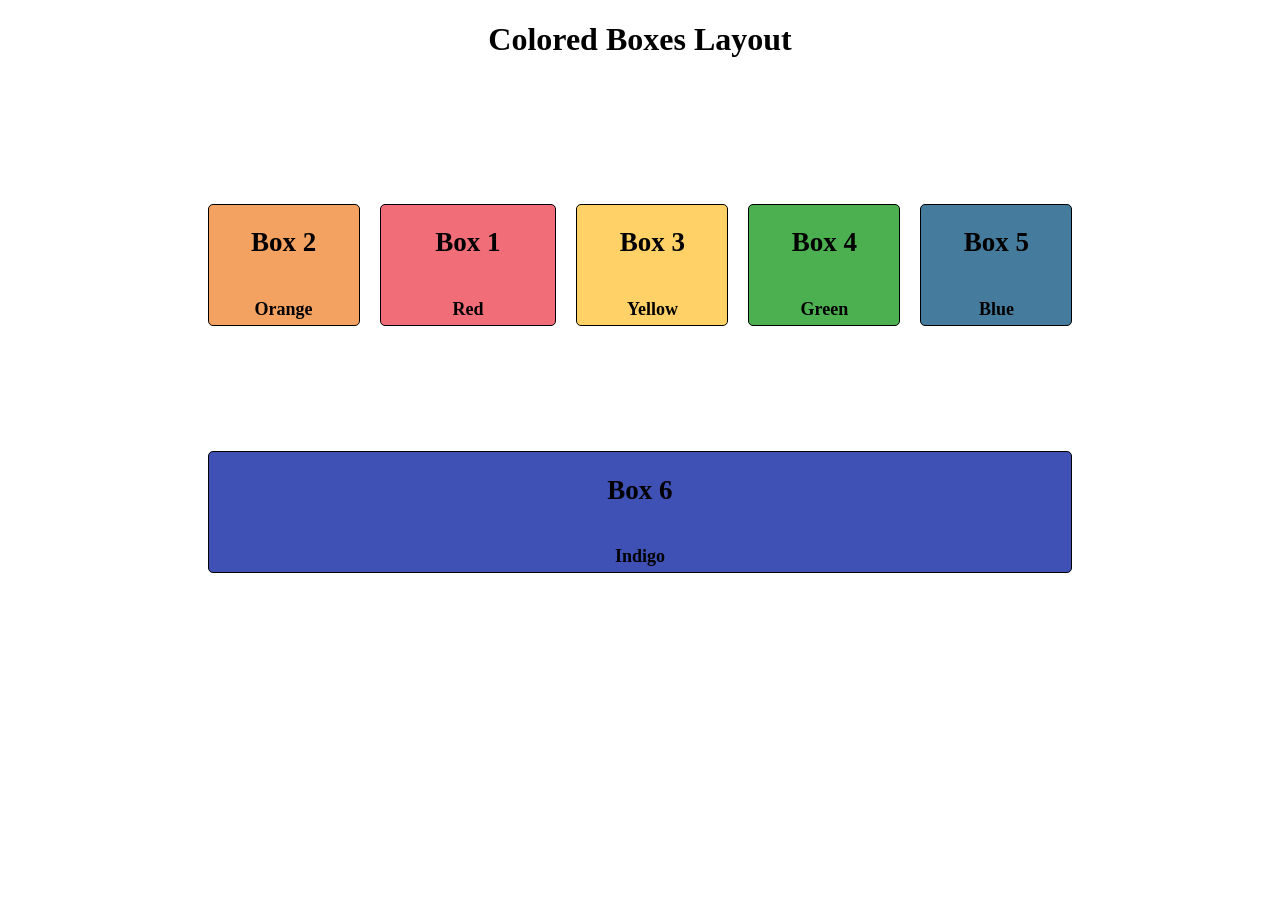
<file: flex-box-basics/boxes.html>
<!DOCTYPE html>
<html lang="en">
<head>
  <meta charset="UTF-8" />
  <meta name="viewport" content="width=device-width, initial-scale=1.0" />
  <title>Colored Boxes</title>
  <link rel="stylesheet" href="box-style.css" />
</head>
<body>
  <header>
    <h1>Colored Boxes Layout</h1>
  </header>
  <div class="flex-container">
    <div class="box box1">
      <h2>Box 1</h2>
      <p>Red</p>
    </div>
    <div class="box box2">
      <h2>Box 2</h2>
      <p>Orange</p>
    </div>
    <div class="box box3">
      <h2>Box 3</h2>
      <p>Yellow</p>
    </div>
    <div class="box box4">
      <h2>Box 4</h2>
      <p>Green</p>
    </div>
    <div class="box box5">
      <h2>Box 5</h2>
      <p>Blue</p>
    </div>
    <div class="box box6">
      <h2>Box 6</h2>
      <p>Indigo</p>
    </div>
  </div>
</body>
</html>
</file>
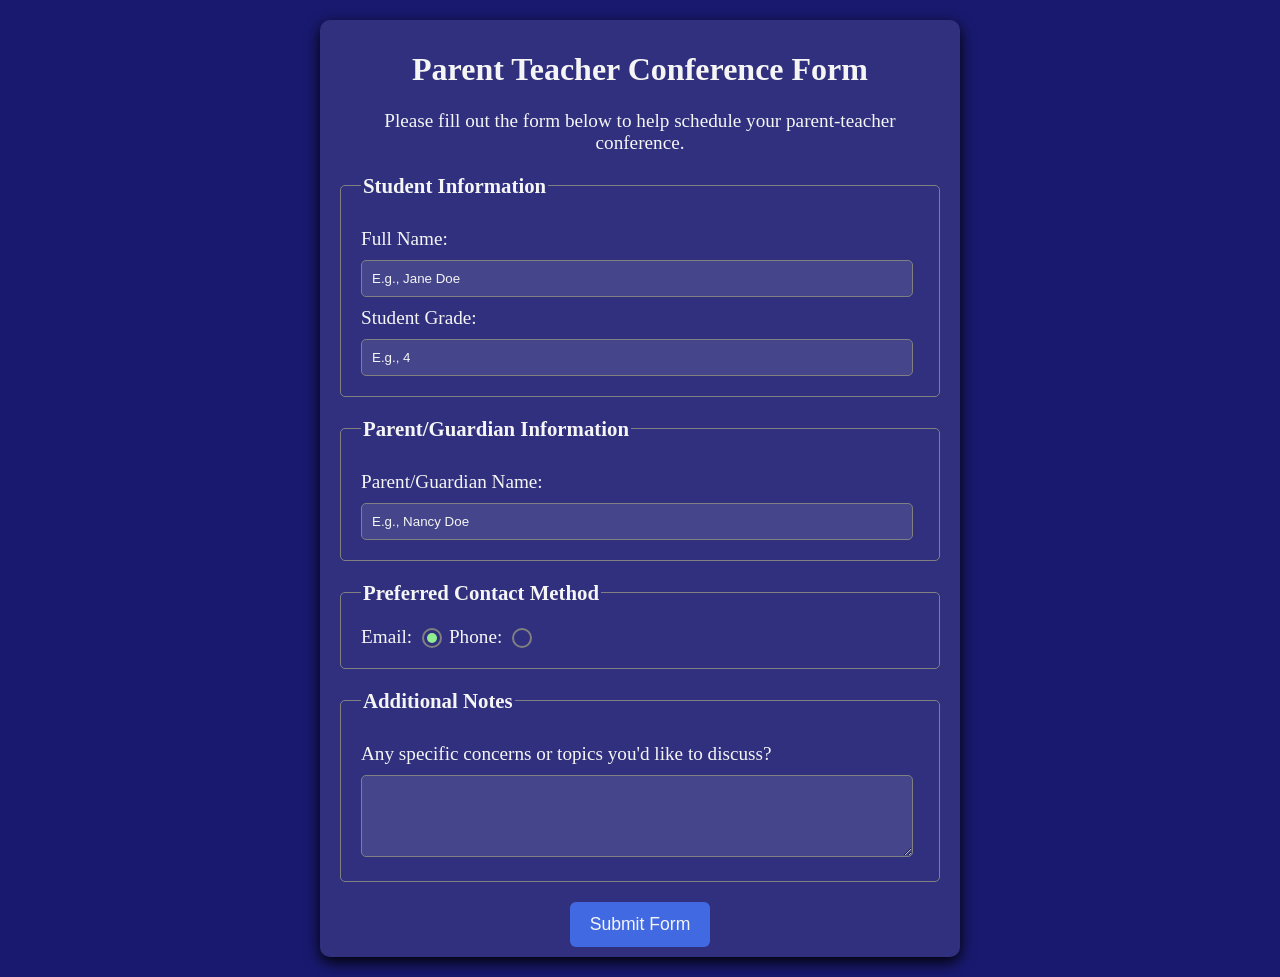
<file: Form/structure.html>
<!DOCTYPE html>
<html lang="en">
  <head>
    <meta charset="utf-8">
    <meta name="viewport" content="width=device-width, initial-scale=1.0">
    <title>Parent Teacher Conference Form</title>
    <link rel="stylesheet" href="design.css" />
  </head>
  <body>
  <main class="container">
    <h1 class="title center">Parent Teacher Conference Form</h1>
    <p class="description center">Please fill out the form below to help schedule your parent-teacher conference.</p>

     <form>
        <fieldset>
          <legend>Student Information</legend>
          <label for="student-name">Full Name: </label>
          <input
            type="text"
            name="student-name"
            id="student-name"
            required
            placeholder="E.g., Jane Doe"
          />

          <label for="grade">Student Grade: </label>
          <input
            type="number"
            name="grade"
            id="grade"
            required
            placeholder="E.g., 4"
          />
        </fieldset>
        
        <fieldset>
          <legend>Parent/Guardian Information</legend>
          <label for="parent-name">Parent/Guardian Name: </label>
          <input
            type="text"
            name="parent-name"
            id="parent-name"
            required
            placeholder="E.g., Nancy Doe"
          />
        </fieldset>

        <fieldset>
          <legend>Preferred Contact Method</legend>
          <label class="contact-method" for="email">Email: </label>
          <input
            id="email"
            class="contact-method-radio-btn"
            type="radio"
            name="contact-method"
            value="email"
            checked
          />

          <label class="contact-method" for="phone">Phone: </label>
          <input
            id="phone"
            class="contact-method-radio-btn"
            type="radio"
            name="contact-method"
            value="phone"
          />
        </fieldset>

        <fieldset>
          <legend>Additional Notes</legend>
          <label for="notes"
            >Any specific concerns or topics you'd like to discuss?</label
          >
          <textarea id="notes" name="notes" rows="4" cols="50"></textarea>
        </fieldset>

        <button class="submit-btn" type="submit">Submit Form</button>
      </form>
  </main>
  </body>
</html>
</file>
<file: Best_for_gradient_reference/style.css>
h1 {
  text-align: center;
}

.container {
  background-color: rgb(255, 255, 255);
  padding: 10px 0;
}

.marker {
  width: 200px;
  height: 25px;
  margin: 10px auto;
}

.cap {
  width: 60px;
  height: 25px;
}

.sleeve {
  width: 110px;
  height: 25px;
  background-color: rgba(255, 255, 255, 0.5);
  border-left: 10px double rgba(0, 0, 0, 0.75);
}

.cap, .sleeve {
  display: inline-block;
}

.red {
  background: linear-gradient(rgb(122, 74, 14), rgb(245, 62, 113), rgb(162, 27, 27));
  box-shadow: 0 0 20px 0 rgba(83, 14, 14, 0.8);
}

.green {
  background: linear-gradient(#55680D, #71F53E, #116C31);
  box-shadow: 0 0 20px 0 #3B7E20CC;
}

.blue {
  background: linear-gradient(hsl(186, 76%, 16%), hsl(223, 90%, 60%), hsl(240, 56%, 42%));
  box-shadow: 0 0 20px 0 hsla(223,59%,31%,0.8);
}
</file>
<file: game-setting-bar/styles.css>
body {
  height: 100vh;
  background-color: #f0f0f0;
  text-align: center;
}

.settings-card {
  max-width: 250px;
  padding: 20px;
  border-radius: 10px;
  box-shadow: 0 2px 6px rgba(0, 0, 0, 0.2);
  margin: auto;
  text-align: left;     
}

h1 {
  text-align: center;
}

label {
  display: block;
  cursor: pointer;
  margin: 8px auto;
}

input[type='checkbox'] {
  width: 20px;
  height: 20px;
  cursor: pointer;
  appearance: none;
  border: 2px solid #f1be32;
  border-radius: 4px;
  background-color: white;
  transition: all 0.3s;
  vertical-align: middle;
  margin-right: 15px;
}

input[type='checkbox']:checked {
  background-color: #f1be32;
  border-color: #e2a60d;
}

input[type="checkbox"]:checked::after {
  content: "✓";
  display: block;
  text-align: center;
  font-weight:bold;
  color:white;
  line-height:20px;
}
</file>
<file: Portfolio/stylesheet.css>
p{
  font-family: sans-serif;
  color:rgb(114, 142, 186);
}

body{
  background-image: url("./assets/sl_031420_28950_10.jpg");
  padding: 20px;
  background-position: center;
  background-size: cover;
}

h1{
  font-size: 30px;
  color:rgb(2, 57, 70);
}

.page-nav{
  margin: 10px;
}

h2{
  color:rgb(3, 230, 154);
}
</file>
<file: random_website/styles.css>
*{
    font-family:Arial, Helvetica, sans-serif;
    background-color:aliceblue;
}
body{
    background-color:antiquewhite;
    margin:20px;
    padding:20px;
    text-align: center;
}
hr{
    width:95%;
}
</file>
<file: registration_form/styles.css>
body {
  width: 100%;
  height: 100vh;
  margin: 0;
  background-color: #1b1b32;
  color: #f5f6f7;
  font-family: Tahoma;
  font-size: 16px;
}

h1, p {
  margin: 1em auto;
  text-align: center;
}

form {
  width: 60vw;
  max-width: 500px;
  min-width: 300px;
  margin: 0 auto;
  padding-bottom: 2em;
}

fieldset {
  border: none;
  padding: 2rem 0;
  border-bottom: 3px solid #3b3b4f;
}

fieldset:last-of-type {
  border-bottom: none;
}

label {
  display: block;
  margin: 0.5rem 0;
}

input,
textarea,
select {
  margin: 10px 0 0 0;
  width: 100%;
  min-height: 2em;
}

input, textarea {
  background-color: #0a0a23;
  border: 1px solid #0a0a23;
  color: #ffffff;
}

.inline {
  width: unset;
  margin: 0 0.5em 0 0;
  vertical-align: middle;
}

input[type="submit"] {
  display: block;
  width: 60%;
  margin: 1em auto;
  height: 2em;
  font-size: 1.1rem;
  background-color: #3b3b4f;
  border-color: white;
  min-width: 300px;
}

input[type="file"] {
  padding: 1px 2px;
}

a{
  color:#dfdfe2;
}
</file>
<file: wish-card/styles.css>
body {
  font-family: Arial, sans-serif;
  padding: 40px;
  text-align: center;
  background-color: brown;
}

.card {
  background-color: white;
  max-width: 400px;
  padding: 40px;
  margin: 0 auto;
  border-radius: 10px;
  box-shadow: 0 4px 8px gray;
  transition: transform 0.3s, background-color 0.3s ease
}

.card:hover {
  background-color: khaki;
  transform: scale(1.1);
}

h1::before {
  content: "🥳 ";
}

h1::after {
  content: " 🥳";
}

.message {
  font-size: 1.2em;
  margin-bottom: 20px;
}

.card-links {
  margin-top: 20px;
  display: flex;
  justify-content: space-around;
}

.card-links a {
  text-decoration: none;
  font-size: 1em;
  padding: 10px 20px;
  border-radius: 5px;
  color: white;
  background-color: midnightblue;
  transition: background-color 0.3s ease;
}

.card-links a:hover {
  background-color: orangered;
}

.card-links a:active {
  background-color: midnightblue;
}

.card-links a:focus {
  outline: 2px solid yellow;
}

.card-links a:visited {
  color: crimson;
}

section {
  margin: 20px auto;
  max-width: 600px;
  background-color: whitesmoke;
  padding: 20px;
  border-radius: 10px;
  display:none;
}

section:hover{
  transform: skewX(10deg);
}

section:target{
  display:block;
}
</file>
<file: flex-box-basics/box-style.css>
h1 {
  text-align: center;
  margin-bottom: 10px;
}

.box {
  max-height: 120px;
  color: #000;
  border: 1px solid #000;
  display: flex;
  flex: 0 0 150px;
  flex-direction: column;
  align-items: center;
  margin: 10px;
  font-weight: bold;
  font-size: 1.125rem;
  border-radius: 5px;
  order: 0; 
}

.flex-container {
  display: flex;
  flex-wrap: wrap;
  width: 70%;
  height: 600px;
  padding: 10px;
  margin: 20px auto;
  align-content: space-evenly;
}

.box1 {
  background: #f16e79;
  order: 1; 
  flex-grow: 1;
}

.box2 {
  background: #f4a261;
  order: 0; 
}

.box3 {
  background: #ffd166;
  order: 2;
  flex-shrink: 3; 
}

.box4 {
  background: #4caf50;
  order: 3; 
}

.box5 {
  background: #457b9d;
  order: 4;
}

.box6{
  background:#3f51b5;
  order:5;
  flex-grow:1;
}
</file>
<file: Form/design.css>
body {
  background-color: MidnightBlue;
  color: whitesmoke;
}

.container {
    background-color: #ffffff1a;
    width: 80%;
    max-width: 600px;
    border-radius: 10px;
    margin: 20px auto;
    padding: 10px 20px;
    box-shadow: 0 5px 15px black;  
}

.center {
  text-align: center;
}

.description {
  font-size: 1.2rem;
}

fieldset {
  border: 1px solid gray;
  border-radius: 5px;
  margin: 20px 0;
  padding: 20px;
}

fieldset legend {
  font-size: 1.3rem;
  font-weight: 600;
}

label {
  font-size: 1.2rem;
}

label:not(.contact-method) {
  display: block;
  margin: 10px 0;
}

input:not(.contact-method-radio-btn),
textarea {
  background-color: #ffffff1a;
  width: 95%;
  border: 1px solid gray;
  border-radius: 5px;
  padding: 10px;
}

input,
input::placeholder,
textarea {
  color: whitesmoke;
}


.contact-method-radio-btn {
  appearance: none;
  width: 20px;
  height: 20px;
  border-radius: 50%;
  border: 2px solid gray;
  vertical-align: bottom;
}

.contact-method-radio-btn::before {
  display: block;
  content: " ";
  width: 10px;
  height: 10px;
  border-radius: 50%;
  transform: translate(3px, 3px) scale(0);
  transition: all 0.3s ease-in;
}

.contact-method-radio-btn:checked::before {
  transform: translate(3px, 3px) scale(1);
  background-color: lightgreen;
}

.submit-btn {
  cursor: pointer;
  background-color: royalblue;
  color: whitesmoke;
  border: none;
  border-radius: 6px;
  padding: 12px 20px;
  font-size: 1.1rem;
  display: block;
  margin: auto;
}

.submit-btn:hover{
  background-color:midnightblue;
}
</file>
